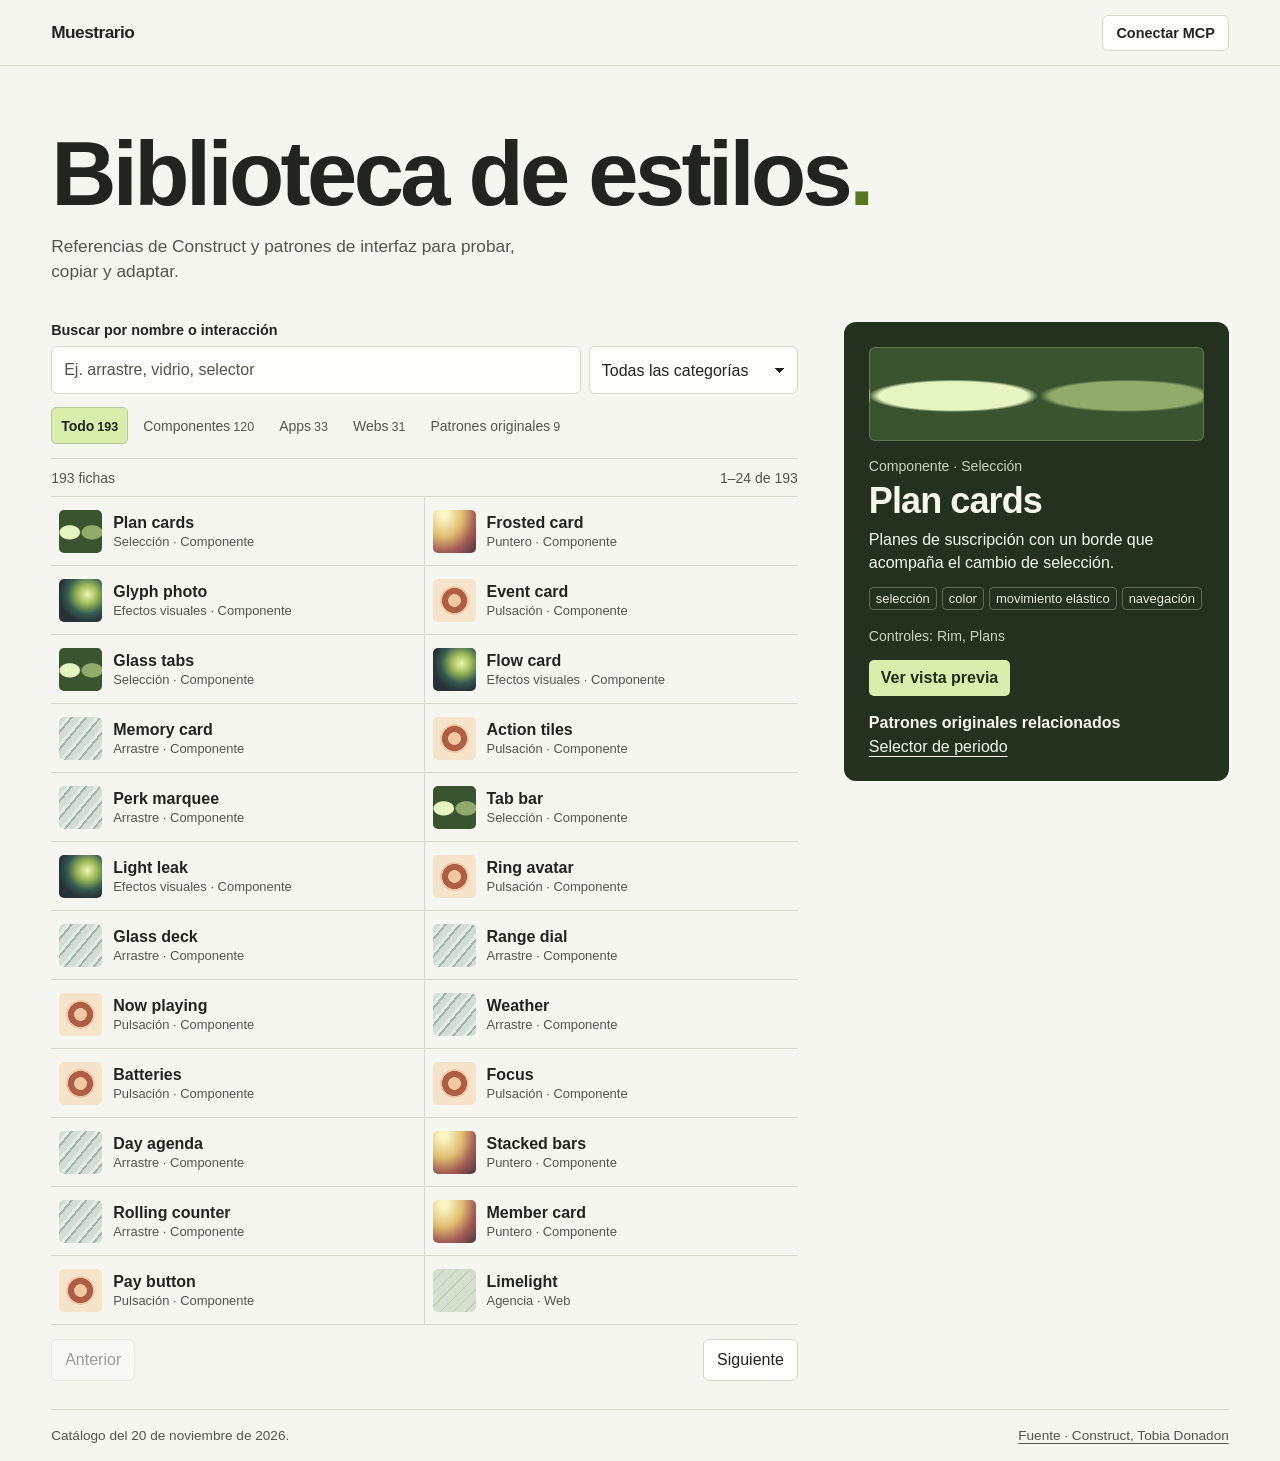
<file: index.html>
<!doctype html>
<html lang="es">
<head>
  <meta charset="utf-8">
  <meta name="viewport" content="width=device-width, initial-scale=1">
  <meta name="description" content="Referencias de interfaz de Construct y patrones originales consultables por MCP.">
  <title>Muestrario · Biblioteca de estilos</title>
  <style>:root {
  color-scheme: light;
  --paper: #f6f6f1;
  --ink: #22251f;
  --muted: #50574a;
  --line: #d5d9cb;
  --field: #fdfdf9;
  --lime: #d9edac;
  --dark: #24311f;
  --soft: #c8d3bb;
  --radius: 12px;
  --space: clamp(16px, 4vw, 52px);
  font-family: "Instrument Sans", "Helvetica Neue", Arial, sans-serif;
  color: var(--ink);
  background: var(--paper);
}

*, *::before, *::after { box-sizing: border-box; }
[hidden] { display: none !important; }
body { margin: 0; }
::selection { color: #182018; background: #c5e289; }
:focus-visible { outline: 3px solid #507524; outline-offset: 3px; }
button, input, select { font: inherit; color: inherit; }
button { cursor: pointer; }
button:disabled { opacity: .42; cursor: default; }
a { color: inherit; text-underline-offset: .22em; }
.wrap { max-width: 1480px; padding-inline: var(--space); margin-inline: auto; }

.top { border-bottom: 1px solid var(--line); }
.top__row { min-height: 65px; display: flex; align-items: center; justify-content: space-between; gap: 12px; }
.wordmark { font-size: 1.08rem; font-weight: 770; letter-spacing: -.03em; text-decoration: none; }
.connect { position: relative; }
.connect summary { display: block; cursor: pointer; background: var(--field); border: 1px solid var(--line); padding: 9px 13px; border-radius: 6px; font-size: .9rem; font-weight: 650; }
.connect summary::-webkit-details-marker { display: none; }
.connect[open] summary { background: var(--lime); }
.connect__content { position: absolute; z-index: 2; right: 0; top: calc(100% + 8px); width: min(385px, calc(100vw - 2 * var(--space))); background: var(--field); border: 1px solid var(--line); border-radius: var(--radius); padding: 20px; box-shadow: 0 13px 36px #1e311921; }
.connect__content h2 { margin: 0; font-size: 1.2rem; }
.connect__content p { margin: 10px 0; line-height: 1.45; }
.connect__example { padding: 10px; border-radius: 6px; background: #ebefdf; }
.plain-link { display: block; width: fit-content; margin-top: 10px; font-weight: 650; }

.intro { padding-block: clamp(29px, 5vw, 68px) clamp(20px, 3vw, 42px); }
h1 { margin: 0; text-wrap: balance; font-size: clamp(2.75rem, 7.2vw, 5.65rem); font-weight: 750; letter-spacing: -.04em; line-height: .98; }
h1 span { color: #557820; }
.intro p { max-width: 52ch; margin: 15px 0 0; color: var(--muted); font-size: 1.08rem; line-height: 1.45; }

.workspace { display: grid; grid-template-columns: minmax(0, 1fr) minmax(290px, 385px); gap: clamp(16px, 4vw, 46px); align-items: start; }
.filters form { margin: 0; }
.filters label { font-weight: 660; display: block; margin-bottom: 8px; font-size: .9rem; }
.search-row { display: grid; grid-template-columns: minmax(0, 1fr) minmax(150px, 28%); gap: 8px; }
.search-row input, .search-row select { width: 100%; min-height: 48px; min-width: 0; border: 1px solid var(--line); background: var(--field); border-radius: 6px; padding: 10px 12px; caret-color: #507524; }
.search-row input::placeholder { color: var(--muted); opacity: 1; }
.search-row select { appearance: none; padding-right: 29px; background: linear-gradient(45deg, transparent 50%, currentColor 50%) calc(100% - 18px) 50% / 5px 5px no-repeat, linear-gradient(135deg, currentColor 50%, transparent 50%) calc(100% - 13px) 50% / 5px 5px no-repeat, var(--field); }
.filters nav { display: flex; flex-wrap: wrap; gap: 5px; margin: 13px 0 14px; }
.type { border: 1px solid transparent; border-radius: 5px; background: transparent; padding: 7px 9px; min-height: 37px; font-size: .875rem; color: var(--muted); }
.type span { font-size: .78rem; font-variant-numeric: tabular-nums; margin-left: 3px; }
.type:hover { background: #e8ecdE; }
.type[aria-pressed="true"] { background: var(--lime); border-color: #b5cb9a; color: var(--ink); font-weight: 680; }

.result-header { min-height: 39px; display: flex; align-items: center; justify-content: space-between; gap: 8px; border-block: 1px solid var(--line); color: var(--muted); font-size: .875rem; font-variant-numeric: tabular-nums; }
.cards { display: grid; grid-template-columns: repeat(2, minmax(0, 1fr)); }
.card { display: grid; grid-template-columns: 43px minmax(0,1fr); align-items: center; gap: 11px; padding: 10px 8px; min-height: 69px; color: inherit; text-decoration: none; border-bottom: 1px solid var(--line); }
.card:nth-child(odd) { border-right: 1px solid var(--line); }
.card:only-of-type { border-right: 0; }
.card:hover { background: #ecf0e4; }
.card[aria-current="true"] { background: var(--lime); }
.card strong { display: block; font-size: 1rem; font-weight: 690; overflow-wrap: anywhere; }
.card small { color: var(--muted); display: block; font-size: .81rem; margin-top: 2px; }
.swatch { display: block; width: 43px; height: 43px; border-radius: 5px; background-color: #d5dfce; background-image: repeating-linear-gradient(135deg, transparent 0 8px, #8eab8255 8px 9px); }
.swatch[data-category="Drag"] { background: repeating-linear-gradient(130deg, #d3ddd6 0 6px, #e2ebe4 6px 9px, #9fb6a8 9px 11px); }
.swatch[data-category="Press"] { background: radial-gradient(circle, #f2c7a2 20%, #ae5e44 22% 40%, #eec6a4 42% 46%, #f6e4ca 48%); }
.swatch[data-category="Hover"] { background: radial-gradient(ellipse at 25% 10%, #faf6c4 8%, #e0bd70 41%, #a55e55 68%, #4b3441); }
.swatch[data-category="Select"] { background: radial-gradient(ellipse at 25% 52%, #e6f4c1 0 21%, transparent 24%), radial-gradient(ellipse at 77% 52%, #91ab6b 0 21%, transparent 24%), #3b5430; }
.swatch[data-category="Type"] { background: repeating-linear-gradient(0deg, #e2daea 0 5px, #75618d 6px 7px, #e2daea 8px 10px); }
.swatch[data-category="Scroll"] { background: repeating-linear-gradient(160deg, #234559 0 6px, #b7d4d0 6px 11px, #79a2a6 11px 15px); }
.swatch[data-category="Loading"] { background: conic-gradient(#93ad6b, #2a4c37, #e7e9b5, #93ad6b); }
.swatch[data-category="Shader"] { background: radial-gradient(ellipse at 66% 36%, #edf6b1, #a0bc59 24%, #355c50 50%, #283038 72%); }
.swatch img { display: block; width: 100%; height: 100%; object-fit: cover; border-radius: inherit; }
.empty { grid-column: 1 / -1; padding: 25px 6px; color: var(--muted); }
.pager { display: flex; justify-content: space-between; margin-top: 14px; }
.pager button { min-height: 42px; background: var(--field); border: 1px solid var(--line); border-radius: 6px; padding: 6px 13px; }

.inspector { position: sticky; top: 14px; background: var(--dark); color: #f4f9e9; border-radius: var(--radius); padding: clamp(16px, 2.5vw, 25px); min-width: 0; }
.inspector :focus-visible { outline-color: var(--lime); }
.inspector h2 { margin: 8px 0; font-size: clamp(1.65rem, 3vw, 2.25rem); line-height: 1.05; letter-spacing: -.025em; overflow-wrap: anywhere; }
.inspector h3 { margin: 18px 0 6px; font-size: 1rem; }
.inspector p { margin: 8px 0 13px; line-height: 1.45; }
.inspector .meta { color: var(--soft); font-size: .88rem; }
.inspector .detail-art { width: 100%; height: 94px; margin-block: 0 17px; border: 1px solid #ffffff30; border-radius: 6px; }
.inspector .detail-art:has(img) { height: auto; aspect-ratio: 2 / 1; }
.inspector .detail-art img { object-fit: cover; }
.inspector .tags { display: flex; flex-wrap: wrap; gap: 5px; padding: 0; margin: 10px 0 16px; list-style: none; }
.tags li { color: #e8eddf; border: 1px solid #a6b19475; border-radius: 4px; padding: 3px 6px; font-size: .81rem; }
.inspector .source { display: inline-block; color: #1d2d17; background: var(--lime); border-radius: 5px; padding: 9px 12px; font-weight: 670; text-decoration: none; }
.inspector .source:hover { background: #e7f4c7; }
.inspector .related { display: flex; flex-wrap: wrap; gap: 5px 12px; }
.inspector iframe { display: block; width: 100%; height: 216px; background: #eaf2e3; border-radius: 6px; border: 1px solid #a9bba3; }
.inspector details { border-top: 1px solid #67775f; margin-top: 14px; padding-top: 10px; }
.inspector summary { cursor: pointer; font-weight: 620; }
.inspector textarea { display: block; width: 100%; margin: 10px 0; min-height: 160px; padding: 10px; background: #182218; color: #fff; border: 1px solid #76856e; border-radius: 5px; resize: vertical; font: .79rem/1.45 monospace; }
.copy, .back { background: transparent; border: 1px solid #a6b194; border-radius: 5px; padding: 7px 10px; min-height: 42px; }
.copy:hover, .back:hover { background: #43593b; }
.back { display: none; margin-bottom: 13px; }
footer { display: flex; flex-wrap: wrap; justify-content: space-between; gap: 6px 20px; padding-block: 18px; margin-top: 28px; border-top: 1px solid var(--line); color: var(--muted); font-size: .85rem; }

@media (min-width: 880px) {
  .inspector { max-height: calc(100dvh - 28px); overflow-y: auto; scrollbar-color: #849775 var(--dark); }
}

@media (max-width: 879px) {
  .workspace { display: block; }
  .inspector { display: none; position: static; }
  .workspace[data-open="true"] .inspector { display: block; }
  .workspace[data-open="true"] .browser { display: none; }
  .workspace[data-open="true"] .back { display: inline-block; }
}

@media (max-width: 530px) {
  .search-row { grid-template-columns: 1fr; }
  .cards { grid-template-columns: 1fr; }
  .card:nth-child(odd) { border-right: 0; }
}
</style>
</head>
<body>
  <header class="top">
    <div class="wrap top__row">
      <a class="wordmark" href="#catalogo">Muestrario</a>
      <details class="connect" id="mcp">
        <summary>Conectar MCP</summary>
        <div class="connect__content">
          <h2>Biblioteca para la IA</h2>
          <p>El servidor local busca referencias, enlaza sus vistas previas y devuelve el código de los patrones originales. Requiere Node.js 22 o posterior.</p>
          <p class="connect__example">«Busca un patrón de confirmación para archivar notas. Compáralo con dos referencias y adapta el código al proyecto.»</p>
          <a class="plain-link" href="mcp-config.example.json">Ver configuración de ejemplo</a>
          <a class="plain-link" href="construct/mcp/index.html">Guía de conexión</a>
        </div>
      </details>
    </div>
  </header>

  <main class="wrap" id="catalogo">
    <div class="intro">
      <div>
        <h1>Biblioteca de estilos<span>.</span></h1>
        <p>Referencias de Construct y patrones de interfaz para probar, copiar y adaptar.</p>
      </div>
    </div>

    <div class="workspace" id="workspace">
      <section class="browser" aria-label="Buscar en la biblioteca">
        <div class="filters">
          <form id="filters" role="search">
            <label for="query">Buscar por nombre o interacción</label>
            <div class="search-row">
              <input id="query" type="search" maxlength="200" placeholder="Ej. arrastre, vidrio, selector">
              <select id="category" aria-label="Categoría"><option value="">Todas las categorías</option></select>
            </div>
          </form>
          <nav id="types" aria-label="Tipos de ficha"></nav>
        </div>

        <div class="result-header">
          <span id="result-count" role="status"></span>
          <span id="position"></span>
        </div>
        <div class="cards" id="results"></div>
        <div class="pager" hidden id="pager">
          <button type="button" id="previous">Anterior</button>
          <button type="button" id="next">Siguiente</button>
        </div>
      </section>

      <aside class="inspector" id="inspector" aria-label="Ficha seleccionada">
        <button class="back" type="button" id="back">Volver al catálogo</button>
        <div id="detail"></div>
      </aside>
    </div>

    <footer>
      <span>Catálogo del 20 de noviembre de 2026.</span>
      <a href="https://www.tobiadonadon.com/projects/construct/design" target="_blank" rel="noreferrer">Fuente · Construct, Tobia Donadon</a>
    </footer>
  </main>
  <noscript>Activa JavaScript para buscar y probar los patrones.</noscript>
  <script type="application/json" id="snapshot">{"source":"https://www.tobiadonadon.com/projects/construct/design","author":"Tobia Donadon","capturedAt":"2026-11-20","references":[{"id":"plan-cards","type":"component","name":"Plan cards","category":"Select","url":"https://www.tobiadonadon.com/projects/construct/design?block=plan-cards","free":false,"added":"2026-11-19","tags":["selección","color","movimiento elástico","navegación"],"summary":"Planes de suscripción con un borde que acompaña el cambio de selección.","description":"Plans on black. The chosen one wears a rim whose gradient turns slowly, with a tab on top. Choose another and the rim travels across with a spring while the tab and the small print change. The white pill thinks, then says you are in.","controls":["Rim","Plans"]},{"id":"frost-card","type":"component","name":"Frosted card","category":"Hover","url":"https://www.tobiadonadon.com/projects/construct/design?block=frost-card","free":false,"added":"2026-11-19","tags":["pulsación","puntero","vidrio","texto animado","luz","tarjetas"],"summary":"Tarjeta translúcida con inclinación bajo el puntero y revelado de cifras.","description":"A panel of hot, grainy light that never sits still, and a glass card floating over its corner. Point at it: the card leans your way and the glow slides the other. Click and the hidden digits roll open one by one. Left alone, it drifts.","controls":["Glow","Glass"]},{"id":"glyph-photo","type":"component","name":"Glyph photo","category":"Shader","url":"https://www.tobiadonadon.com/projects/construct/design?block=glyph-photo","free":false,"added":"2026-11-19","tags":["puntero","tipografía","fotografía"],"summary":"Fotografía convertida en caracteres con una lente que recupera la imagen.","description":"A photograph set in type: the bright parts are drawn as small characters over a blurred copy, re-read line by line. Your pointer is a lens that clears the type and shows the real picture. The eye opens it over everything.","controls":["Picture","Lens","Ink"]},{"id":"event-card","type":"component","name":"Event card","category":"Press","url":"https://www.tobiadonadon.com/projects/construct/design?block=event-card","free":false,"added":"2026-11-19","tags":["pulsación","fotografía","color","vidrio","transición de estado"],"summary":"Ficha de evento con inscripción reversible y cambio de estado en el botón.","description":"An event as one photograph that fades into its own colour. Press the white pill: it squeezes into a tick and opens again as glass that says Added, the chip's clock spins and its words roll to how long is left. Press again to undo.","controls":["Fades to","Plays itself"]},{"id":"glass-tabs","type":"component","name":"Glass tabs","category":"Select","url":"https://www.tobiadonadon.com/projects/construct/design?block=glass-tabs","free":false,"added":"2026-11-19","tags":["selección","vidrio","movimiento elástico","navegación"],"summary":"Barra de pestañas flotante con un indicador elástico y una acción separada.","description":"A floating glass tab bar: three tabs in one pill and a round key standing apart. The dark lozenge under the chosen tab stretches to the next one and lands with a wobble, the icon fills in amber, and the round key squeezes and listens.","controls":["Accent","Steps itself"]},{"id":"flow-card","type":"component","name":"Flow card","category":"Shader","url":"https://www.tobiadonadon.com/projects/construct/design?block=flow-card","free":false,"added":"2026-11-19","tags":["pulsación","puntero","color","tarjetas"],"summary":"Bandas de color que se separan ante el puntero y producen ondas al pulsar.","description":"A card filled with a slow river of blurred colour, deep blue through orange and amber, under a fine grain. The bands drift by themselves, open round your pointer, and a press sends one ring of shifted colour travelling out.","controls":["River","Speed"]},{"id":"memory-card","type":"component","name":"Memory card","category":"Drag","url":"https://www.tobiadonadon.com/projects/construct/design?block=memory-card","free":false,"added":"2026-11-19","tags":["arrastre","tipografía","fotografía","vidrio","luz","tarjetas"],"summary":"Pila de recuerdos para clasificar con un gesto hacia un lado u otro.","description":"A deck of memories. Each picture is a photograph set in type, melting into a warm frost with a date, a line and three glass keys. Drag right to keep, left to let go: the key you head for lights up and the next card rises. Left alone, it sorts itself.","controls":["Accent","Sorts itself"]},{"id":"action-tiles","type":"component","name":"Action tiles","category":"Press","url":"https://www.tobiadonadon.com/projects/construct/design?block=action-tiles","free":false,"added":"2026-11-19","tags":["pulsación","transición de estado"],"summary":"Acciones financieras con respuesta direccional y confirmación temporal.","description":"Request and Withdraw as two big dark tiles. Press one: it dips, its arrow shoots off along its own direction and a new one comes in from the opposite corner. A short line confirms the amount, then tucks away. Left alone, they take turns.","controls":["Amount","Corners"]},{"id":"perk-marquee","type":"component","name":"Perk marquee","category":"Drag","url":"https://www.tobiadonadon.com/projects/construct/design?block=perk-marquee","free":false,"added":"2026-11-19","tags":["arrastre","color","luz"],"summary":"Carrusel continuo de ventajas que se puede frenar y arrastrar.","description":"Bands of perk chips drifting across black and fading at the edges. The icon of the chip nearest the middle lights up with a halo of its own colour. Point and a band slows to read; grab it and throw it, and it ticks past chip by chip before it drifts again.","controls":["Bands","Drift"]},{"id":"tab-bar","type":"component","name":"Tab bar","category":"Select","url":"https://www.tobiadonadon.com/projects/construct/design?block=tab-bar","free":false,"added":"2026-11-19","tags":["selección","vidrio","movimiento elástico","navegación"],"summary":"Navegación móvil con iconos que cambian al seleccionar y avisos pendientes.","description":"The bottom of a phone: five tabs on dark glass with the page showing through. Choose one and its line icon fills and lands with a spring while the page behind slides away. A dot pops onto Inbox and clears when you open it. Arrow keys move.","controls":["Dot","Labels"]},{"id":"light-leak","type":"component","name":"Light leak","category":"Shader","url":"https://www.tobiadonadon.com/projects/construct/design?block=light-leak","free":false,"added":"2026-11-19","tags":["pulsación","puntero","color","luz"],"summary":"Prisma luminoso que desvía el color al mover el puntero.","description":"A light on black: a thin white beam lands in a white-hot bloom and leaves as a spectrum that fans apart the farther it goes. It breathes. Bring the pointer in and the colours lean toward it, like turning a prism. Press and it flares.","controls":["Light","Spread","Speed"]},{"id":"ring-avatar","type":"component","name":"Ring avatar","category":"Press","url":"https://www.tobiadonadon.com/projects/construct/design?block=ring-avatar","free":false,"added":"2026-11-19","tags":["pulsación","carga","color","luz"],"summary":"Indicador de novedad alrededor de un avatar con estados de carga y visto.","description":"A face in a rounded square inside a spectral ring that turns slowly: something is new. Press it: the ring breaks into dashes and spins like a loader, then closes grey, seen. A moment later the colours light again. Left alone, it opens itself.","controls":["Shape","Size","Turn"]},{"id":"glass-deck","type":"component","name":"Glass deck","category":"Drag","url":"https://www.tobiadonadon.com/projects/construct/design?block=glass-deck","free":false,"added":"2026-10-31","tags":["arrastre","pulsación","color","vidrio","tarjetas"],"summary":"Clasificación de tarjetas translúcidas con arrastre y respuesta al umbral.","description":"Glass cards to sort with a flick. Clouds of deep colour drift inside each one, bending at the rim like real glass. Drag the top card: it clicks as it crosses the line and whooshes when thrown. Left alone, it sorts itself.","controls":["Palette","Throw"]},{"id":"range-dial","type":"component","name":"Range dial","category":"Drag","url":"https://www.tobiadonadon.com/projects/construct/design?block=range-dial","free":false,"added":"2026-10-23","tags":["arrastre","desplazamiento","luz"],"summary":"Termostato circular ajustable con arrastre, rueda y teclado.","description":"A thermostat dial: a white disc ringed with fine ticks that darken up to the setpoint, a hand that glows orange while heating and blue while cooling, the number huge in the middle. Drag, scroll or use the arrows; each step ticks. Left alone, it turns itself.","controls":["Unit"]},{"id":"now-playing","type":"component","name":"Now playing","category":"Press","url":"https://www.tobiadonadon.com/projects/construct/design?block=now-playing","free":false,"added":"2026-11-18","tags":["arrastre","desplazamiento","fotografía","movimiento elástico","tarjetas"],"summary":"Reproductor musical con vinilo animado y control de posición.","description":"A record player with no card: a photographed sleeve, the record, the controls. Play and the record slides out and turns; drag the scrubber and it spins with your hand. Skip throws the sleeve aside and springs the next one in. Left alone, it plays itself.","controls":["Accent"]},{"id":"weather","type":"component","name":"Weather","category":"Drag","url":"https://www.tobiadonadon.com/projects/construct/design?block=weather","free":false,"added":"2026-11-18","tags":["arrastre","pulsación","fotografía","texto animado"],"summary":"Previsión por horas con cinta desplazable y fondo según la hora.","description":"A day of weather on a tape. Drag or fling it: the hours slide under the needle with momentum and tick, and the sky behind is a real photograph for the hour you land on, from stars to rain to the blue hour. The temperature rolls like a counter.","controls":["City","Unit"]},{"id":"batteries","type":"component","name":"Batteries","category":"Press","url":"https://www.tobiadonadon.com/projects/construct/design?block=batteries","free":false,"added":"2026-11-18","tags":["pulsación","puntero","texto animado"],"summary":"Nivel de batería representado con líquido que sube durante la carga.","description":"Three cells of liquid: phone, watch, buds. Press one to put it on the charger: the liquid takes the jolt, turns green and climbs while the number counts up. Sweep the pointer across and it sloshes with your speed. Charges itself when idle.","controls":["Charging","Speed"]},{"id":"focus-mode","type":"component","name":"Focus","category":"Press","url":"https://www.tobiadonadon.com/projects/construct/design?block=focus-mode","free":false,"added":"2026-10-31","tags":["pulsación","luz"],"summary":"Interruptor de concentración con cambios de iluminación y estado.","description":"A dark, grained Focus widget with a moon and a switch. Turn it on and moonlight rises in the corner, breathing and drifting; the moon lights up from inside, the words roll from Off to On, with a soft two-step click. Left alone, it flips by itself.","controls":["Light","Second light"]},{"id":"agenda","type":"component","name":"Day agenda","category":"Drag","url":"https://www.tobiadonadon.com/projects/construct/design?block=agenda","free":false,"added":"2026-11-18","tags":["arrastre","movimiento elástico"],"summary":"Selector horario con inercia y ajuste a intervalos de quince minutos.","description":"The day as a drum of hours under a fixed needle. Drag to wind it; throw it and it keeps your speed, ticks past the quarter hours and springs onto one. The needle leans with the speed. Whatever is under it reads out large: the time, the event, how long is left.","controls":["Clock","Needle"]},{"id":"stacked-bars","type":"component","name":"Stacked bars","category":"Hover","url":"https://www.tobiadonadon.com/projects/construct/design?block=stacked-bars","free":false,"added":"2026-10-23","tags":["puntero","luz"],"summary":"Gráfico apilado con énfasis por fecha y aislamiento por serie.","description":"A week of traffic as a widget: the total huge, seven bars stacked by source in quiet greys, today's in full tone. Point at a day and it lights up with a tick while the number becomes that day's; point at a source to isolate it. Left alone, it walks the week.","controls":["Colour"]},{"id":"rolling-counter","type":"component","name":"Rolling counter","category":"Drag","url":"https://www.tobiadonadon.com/projects/construct/design?block=rolling-counter","free":false,"added":"2026-10-23","tags":["arrastre","desplazamiento","pulsación","texto animado"],"summary":"Contador de pasos con dígitos rodantes y progreso hacia un objetivo.","description":"A step-count widget: the day's steps huge, the goal share under it, an ink line that fills toward the goal, a small streak flame. Drag, scroll or flick the number and each digit rolls on its own reel, clicking like an odometer. Left alone, it counts itself up.","controls":["Start"]},{"id":"member-card","type":"component","name":"Member card","category":"Hover","url":"https://www.tobiadonadon.com/projects/construct/design?block=member-card","free":false,"added":"2026-10-23","tags":["puntero","color","efecto 3D","tarjetas"],"summary":"Tarjeta de membresía con relieve y reflejos que siguen el puntero.","description":"A titanium-like membership card that turns toward your pointer: fine brushed grain, a holographic foil that slides through violet, sky, mint and coral with the tilt, an iridescent edge and chip. Left alone, it drifts in a slow figure-eight.","controls":["Finish","Light"]},{"id":"pay-button","type":"component","name":"Pay button","category":"Press","url":"https://www.tobiadonadon.com/projects/construct/design?block=pay-button","free":false,"added":"2026-10-23","tags":["pulsación","luz","sonido","transición de estado"],"summary":"Botón de pago que pasa por espera y confirmación dentro del mismo espacio.","description":"A black checkout pill. Press it: it gives with a soft click, a white ring spins, closes into a check, and the button fills green from the centre with a shine, a glow and a two-note chime. It resets, and presses itself (silently) when idle.","controls":["Amount","Paid"]},{"id":"limelight","type":"website","name":"Limelight","category":"Agency","url":"https://www.tobiadonadon.com/projects/construct/design?block=limelight","free":false,"added":"2026-11-19","tags":["pulsación","puntero","fotografía","color","luz"],"poster":"https://www.tobiadonadon.com/design/websites/limelight/poster.webp","description":"A brand studio's first screen: a woman stands as a black silhouette over a giant SPOTTED on a yellow halftone. A soft light wanders over her and shows the colour photograph inside the black. The pointer is a torch; press for a studio flash.","controls":["Ground","Word","Light"]},{"id":"swipe-deck","type":"component","name":"Swipe deck","category":"Drag","url":"https://www.tobiadonadon.com/projects/construct/design?block=swipe-deck","free":false,"added":"2026-10-23","tags":["arrastre","movimiento elástico","efecto 3D","tarjetas"],"summary":"Pila de tarjetas para elegir o descartar con umbral y retorno.","description":"Five app ideas to sort. Drag the top card and it tilts with your hand while a Keep or Skip stamp fades in; throw it off with a swish, or let go and it springs back. The card behind rises to meet you. Out of cards? Shuffle again.","controls":["Palette","Throw"]},{"id":"sora","type":"website","name":"Sora","category":"Finance","url":"https://www.tobiadonadon.com/projects/construct/design?block=sora","free":false,"added":"2026-11-19","tags":["puntero","movimiento elástico","efecto 3D","formularios","tarjetas"],"poster":"https://www.tobiadonadon.com/design/websites/sora/poster.webp","description":"A travel-money card over a 3D field of enamel tiles rolling in red swells. Every few seconds it hops, flips and lands on a spring, a bouncy ring of tiles pops out under it and the receipt rolls to the next city. The pointer tilts the card.","controls":["Enamel","Waves","Button"]},{"id":"ora-call","type":"website","name":"Ora","category":"AI","url":"https://www.tobiadonadon.com/projects/construct/design?block=ora-call","free":false,"added":"2026-11-19","tags":["selección","tipografía","vidrio"],"poster":"https://www.tobiadonadon.com/design/websites/ora-call/poster.webp","description":"An AI receptionist's first screen on electric blue. A glossy red-orange marbled glass ball drifts across the white headline like a lens: the words swell and split into a faint rainbow inside it. Hear it answer: a ring, a pick-up, a greeting.","controls":["Blue","Italic","Drift"]},{"id":"leo","type":"website","name":"Leo","category":"Portfolio","url":"https://www.tobiadonadon.com/projects/construct/design?block=leo","free":false,"added":"2026-11-19","tags":["pulsación","puntero","fotografía"],"poster":"https://www.tobiadonadon.com/design/websites/leo/poster.webp","description":"A film photographer's first screen: his name huge in red, Leo in front of it in black and white. He turns his head to follow your pointer and glances around on his own; his prints shuffle at the bottom right. Press one to bring it up.","controls":["Name","Button"]},{"id":"alpina","type":"website","name":"Alpina","category":"Travel","url":"https://www.tobiadonadon.com/projects/construct/design?block=alpina","free":false,"added":"2026-11-19","tags":["puntero","selección"],"poster":"https://www.tobiadonadon.com/design/websites/alpina/poster.webp","description":"A night train's first screen: a stone viaduct over an Alpine gorge at sunrise. The red train really runs across it, car by car, into the trees; mist rolls through the valley and the planes part under the pointer. Pick a date, the fare updates.","controls":["Train","Accent","Button"]},{"id":"hana","type":"website","name":"Hana","category":"Portfolio","url":"https://www.tobiadonadon.com/projects/construct/design?block=hana","free":false,"added":"2026-11-19","tags":["puntero","fotografía","vidrio","transición de estado"],"poster":"https://www.tobiadonadon.com/design/websites/hana/poster.webp","description":"A speaker's first screen: a portrait on mint paper behind a tall panel of real reeded glass. Each flute refracts her into strips with a soft blur and highlights; the panel glides across her on its own and follows the pointer. Book a talk confirms.","controls":["Flutes","Glide","Button"]},{"id":"petal","type":"website","name":"Petal","category":"Commerce","url":"https://www.tobiadonadon.com/projects/construct/design?block=petal","free":false,"added":"2026-11-19","tags":[],"poster":"https://www.tobiadonadon.com/design/websites/petal/poster.webp","description":"A skincare brand's first screen: a freckled face half hidden behind peonies in low sun. The peonies are their own plane and sway in a slow breeze, warm light sweeps across, petals drift past the lens and \"spring.\" writes itself on. Add to bag works.","controls":["Word","Accent","Breeze"]},{"id":"aerie","type":"website","name":"Aerie","category":"Studio","url":"https://www.tobiadonadon.com/projects/construct/design?block=aerie","free":false,"added":"2026-11-19","tags":["puntero","sonido"],"poster":"https://www.tobiadonadon.com/design/websites/aerie/poster.webp","description":"A game's first screen: a painted monastery city on floating rock at golden hour, and the camera never stops flying into it. Bell towers pass the lens, islets come out of the haze. The pointer steers; the button sounds a horn and the flight surges.","controls":["Flight","Accent","Button"]},{"id":"halcyon","type":"website","name":"Halcyon","category":"AI","url":"https://www.tobiadonadon.com/projects/construct/design?block=halcyon","free":false,"added":"2026-11-19","tags":["puntero","tipografía","efecto 3D","luz"],"poster":"https://www.tobiadonadon.com/design/websites/halcyon/poster.webp","description":"A city in orbit with an AI guide: a garden city on a viaduct above the clouds at sunrise. Small craft fly through it at real depth, behind the towers and in front, with glowing trails. The view leans with the pointer and Juno types hello.","controls":["Traffic","Trails","Button"]},{"id":"prism","type":"app","name":"Prism","category":"Productivity","url":"https://www.tobiadonadon.com/projects/construct/design?block=prism","free":false,"added":"2026-11-19","tags":["arrastre","selección","fotografía","color","vidrio","luz","precios"],"poster":"https://www.tobiadonadon.com/design/apps/prism/poster.webp","description":"A paywall in the dark: a glass prism photograph melts into black while a live light breathes over it and leans to your finger. Perks drift past in a band you can throw, and the chosen plan wears a slowly turning gradient rim that travels when you switch.","controls":["Rim","Opens on"]},{"id":"album-stack","type":"component","name":"Album stack","category":"Drag","url":"https://www.tobiadonadon.com/projects/construct/design?block=album-stack","free":false,"added":"2026-10-23","tags":["arrastre","pulsación","movimiento elástico"],"summary":"Pila de portadas que se reordena con un gesto y revela el disco al reproducir.","description":"A pile of record sleeves. Throw the front one either way and it swings out and tucks in at the back while the rest step up; let go short and it springs home. Press play and the record slides out of its sleeve and spins.","controls":["Palette","Throw"]},{"id":"dot-globe","type":"component","name":"Dot globe","category":"Drag","url":"https://www.tobiadonadon.com/projects/construct/design?block=dot-globe","free":false,"added":"2026-10-23","tags":["arrastre","vidrio","luz"],"summary":"Globo de puntos con rotación, inercia y saltos angulares.","description":"The world in dots on a ball of dark glass: cold white in the light, cobalt on the night side, the far continents showing through. Throw it: the dots smear into streaks, it ticks past a detent every 15°, the axis nods and bobs back. Alone, it throws itself.","controls":["Accent","Drift","Routes"]},{"id":"recall","type":"app","name":"Recall","category":"Productivity","url":"https://www.tobiadonadon.com/projects/construct/design?block=recall","free":false,"added":"2026-11-19","tags":["arrastre","selección","tipografía","fotografía","vidrio","texto animado","tarjetas","navegación"],"poster":"https://www.tobiadonadon.com/design/apps/recall/poster.webp","description":"A voice journal hands your day back as cards. Each picture is a photograph set in type, read line by line. Drag a card right to keep it, left to let it go; the next rises, the counters roll, and a glass bar of tabs slides underneath.","controls":["Accent","Plays itself"]},{"id":"eye-follow","type":"component","name":"Eyes","category":"Hover","url":"https://www.tobiadonadon.com/projects/construct/design?block=eye-follow","free":false,"added":"2026-10-23","tags":["pulsación","puntero"],"summary":"Figura cuyas pupilas siguen el puntero y reaccionan a su velocidad.","description":"A vinyl creature with two eye domes that watches your pointer anywhere on the page. Rush past and it winces; circle it and it gets dizzy, spirals for eyes. Press it flat, let go and it jumps and lands like jelly. Left alone, a fly lands on its nose.","controls":["Skin","Top"]},{"id":"ember","type":"app","name":"Ember","category":"Finance","url":"https://www.tobiadonadon.com/projects/construct/design?block=ember","free":false,"added":"2026-11-19","tags":["pulsación","vidrio","texto animado","luz","tarjetas"],"poster":"https://www.tobiadonadon.com/design/apps/ember/poster.webp","description":"A payout wallet in black with one point of light: a panel of hot, grainy glow that drifts, and a frosted glass card over its corner. Tap the card and its digits roll open. Press a tile and its arrow flies. Left alone, it plays itself.","controls":["Glow","Glass"]},{"id":"gather","type":"app","name":"Gather","category":"Social","url":"https://www.tobiadonadon.com/projects/construct/design?block=gather","free":false,"added":"2026-11-19","tags":["fotografía","color","movimiento elástico","tarjetas"],"poster":"https://www.tobiadonadon.com/design/apps/gather/poster.webp","description":"Today's feed for small local circles. A photograph fades into its own colour above a white pill that squeezes into a tick; two cards run with slow rivers of blurred colour; the feed coasts and rubber-bands; a red dot lands on Inbox. It plays itself.","controls":["River","Photo fades to"]},{"id":"lump","type":"app","name":"Lump","category":"Finance","url":"https://www.tobiadonadon.com/projects/construct/design?block=lump","free":false,"added":"2026-11-18","tags":["arrastre","pulsación"],"poster":"https://www.tobiadonadon.com/design/apps/lump/poster.webp","description":"Send or get paid on one screen. The amount is the right edge, turned 90°: drag it like a thumbwheel. Who is a jelly blob with a monogram. Press the white disc and the blob swells into the whole screen, the amount swings flat and a black bubble says it landed.","controls":["Colour","Amount"]},{"id":"vane","type":"app","name":"Vane","category":"Travel","url":"https://www.tobiadonadon.com/projects/construct/design?block=vane","free":false,"added":"2026-11-18","tags":["arrastre","color","luz"],"poster":"https://www.tobiadonadon.com/design/apps/vane/poster.webp","description":"Weather read as light: the whole screen is one aura whose colours are the conditions. Drag the sun round a 24-hour ring and the glow, the dot-matrix temperature, UV, rain, wind and air all follow; flick the wind vane, wipe the air clean.","controls":["Units","Starts at"]},{"id":"forge","type":"website","name":"Forge","category":"AI","url":"https://www.tobiadonadon.com/projects/construct/design?block=forge","free":false,"added":"2026-11-17","tags":["tipografía"],"poster":"https://www.tobiadonadon.com/design/websites/forge/poster.webp","description":"An AI coding agent launch on white: the repo lies on a floor running to the horizon, and every line the agent writes is typed white-hot and cools to ink as it recedes. A run console walks read, fix, test, ship.","controls":["First task","Floor speed","Button"]},{"id":"halo","type":"app","name":"Halo","category":"Productivity","url":"https://www.tobiadonadon.com/projects/construct/design?block=halo","free":false,"added":"2026-11-18","tags":["vidrio","tarjetas"],"poster":"https://www.tobiadonadon.com/design/apps/halo/poster.webp","description":"An assistant's home screen as a wheel of glass marbles, each with its own aura. Turn it and it spins with inertia; the marble that lands on top opens into a card with dot-matrix figures. Hold the pill to speak and its dot meter follows your voice.","controls":["Pill"]},{"id":"knead","type":"app","name":"Knead","category":"Finance","url":"https://www.tobiadonadon.com/projects/construct/design?block=knead","free":false,"added":"2026-11-18","tags":["arrastre","pulsación"],"poster":"https://www.tobiadonadon.com/design/apps/knead/poster.webp","description":"A month's budget you build by hand. Each pot is a piece of dough, as big as what is in it: drag one onto the dotted canvas and it fuses with the rest, a seam between kinds. Tap to feed or thin it. The total and the split roll; the tick sets the plan.","controls":["Needs","Income"]},{"id":"torus","type":"app","name":"Torus","category":"Health","url":"https://www.tobiadonadon.com/projects/construct/design?block=torus","free":false,"added":"2026-11-18","tags":["arrastre","desplazamiento","pulsación","luz","tarjetas"],"poster":"https://www.tobiadonadon.com/design/apps/torus/poster.webp","description":"A smart ring's morning read as a deck of aura cards, each a glow with one figure in dots. Flick the pile, fan it into a hand and spin it, tap a card and its aura fills the screen while a tick ring lets you scrub the night.","controls":["Cards","Grain"]},{"id":"kin","type":"website","name":"Kin","category":"Health","url":"https://www.tobiadonadon.com/projects/construct/design?block=kin","free":false,"added":"2026-11-17","tags":["desplazamiento","puntero","vidrio","luz"],"poster":"https://www.tobiadonadon.com/design/websites/kin/poster.webp","description":"A blood-testing clinic hero: one tube of blood lies across a dark screen and a cold beam reads along it. Move the pointer along the tube to scrub all 112 biomarkers; each reading rides the light, with a glassy tick per marker.","controls":["Button","Sound"]},{"id":"particle-word","type":"component","name":"Particles","category":"Hover","url":"https://www.tobiadonadon.com/projects/construct/design?block=particle-word","free":false,"added":"2026-10-23","tags":["pulsación"],"summary":"Texto construido con partículas que se dispersan y vuelven a formar letras.","description":"A word made of particles. Run through it and they part; click and it explodes and rebuilds. Left alone, it bursts and its particles pull back together as the next word.","controls":["Colour","Word"]},{"id":"alba","type":"app","name":"Alba","category":"Home","url":"https://www.tobiadonadon.com/projects/construct/design?block=alba","free":false,"added":"2026-11-18","tags":["luz"],"poster":"https://www.tobiadonadon.com/design/apps/alba/poster.webp","description":"An alarm set by its light. The time stands in huge dots beside a wheel of the day; turn it and the glow shifts from night indigo to a hot morning coral, then the time lands dot by dot. A switch, the days, and a wind-down you can start.","controls":["Morning light","Wind-down"]},{"id":"nightshift","type":"website","name":"Nightshift","category":"AI","url":"https://www.tobiadonadon.com/projects/construct/design?block=nightshift","free":false,"added":"2026-11-18","tags":["arrastre","desplazamiento","pulsación","formularios"],"poster":"https://www.tobiadonadon.com/design/websites/nightshift/poster.webp","description":"AI teammates for founders, shown as the company at night: one floor per agent, lit while it works, the task typing beside it as a clock runs 23:00 to dawn. Hand an agent a task or click a floor; drag the night's score to scrub it.","controls":["Opens at","Night length","Button"]},{"id":"nova","type":"website","name":"Nova","category":"AI","url":"https://www.tobiadonadon.com/projects/construct/design?block=nova","free":false,"added":"2026-11-18","tags":["pulsación","tipografía"],"poster":"https://www.tobiadonadon.com/design/websites/nova/poster.webp","description":"An image and video model's launch where the whole first screen is the picture being made: it resolves from noise step by step behind a calm headline and a real prompt bar. Click for another take, or type your own; snow and rain drift near the lens.","controls":["First shot","Steps","Button"]},{"id":"vault","type":"website","name":"Vault","category":"Finance","url":"https://www.tobiadonadon.com/projects/construct/design?block=vault","free":false,"added":"2026-11-18","tags":["vidrio","luz","precios"],"poster":"https://www.tobiadonadon.com/design/websites/vault/poster.webp","description":"A trading platform where the market is a landscape at blue hour: the live price is the crest of a ridge over still water, and the sun sits on the last trade, lighting the haze and the glass order ticket that rides it. Crosshair, markets, fills.","controls":["Market","Light"]},{"id":"wren","type":"app","name":"Wren","category":"Productivity","url":"https://www.tobiadonadon.com/projects/construct/design?block=wren","free":false,"added":"2026-11-18","tags":["tarjetas"],"poster":"https://www.tobiadonadon.com/design/apps/wren/poster.webp","description":"An AI assistant at work: a drop of black ferrofluid bristles into spikes while you hold to talk, swirls as the task ticks off step by step, swells as the answer streams in, then tightens into a tick and the answer becomes a card you keep.","controls":["Live colour","Pace"]},{"id":"phone-island","type":"component","name":"Island","category":"Press","url":"https://www.tobiadonadon.com/projects/construct/design?block=phone-island","free":false,"added":"2026-10-23","tags":["pulsación"],"summary":"Indicador compacto que se expande para mostrar una actividad.","description":"The pill at the top of a phone. Press it to open the live activity.","controls":["Activity","Wallpaper"]},{"id":"bottom-sheet","type":"component","name":"Bottom sheet","category":"Drag","url":"https://www.tobiadonadon.com/projects/construct/design?block=bottom-sheet","free":false,"added":"2026-11-18","tags":["arrastre","movimiento elástico"],"summary":"Panel inferior con tres alturas y ajuste según la distancia y velocidad del gesto.","description":"The lower half of a phone and one sheet with three heights. Drag or flick it: it rubber-bands past the ends, a flick always carries it to the next height and it lands with weight. The grabber bends into a chevron pointing the way it flies.","controls":["Accent","Start"]},{"id":"brasa","type":"app","name":"Brasa","category":"Home","url":"https://www.tobiadonadon.com/projects/construct/design?block=brasa","free":false,"added":"2026-11-18","tags":["arrastre","pulsación","color","precios"],"poster":"https://www.tobiadonadon.com/design/apps/brasa/poster.webp","description":"A one-brand shop's product page: an enamelled pot lit in a room of its own colour. Swipe the pot to turn in the next colour, drag the ruler and it grows while the price rolls, add it and a small pot arcs into the bag, then press and hold to pay.","controls":["Colour","Size"]},{"id":"ciao","type":"website","name":"Ciao","category":"Portfolio","url":"https://www.tobiadonadon.com/projects/construct/design?block=ciao","free":false,"added":"2026-11-18","tags":["pulsación","tipografía","efecto 3D"],"poster":"https://www.tobiadonadon.com/design/websites/ciao/poster.webp","description":"A designer-founder's personal site as a surreal collage: a lemon moon over pink grass, a gondola in a red sky, a giant moka pot. It all drifts and parts in depth; click an object and the three-line headline rolls to that part of him.","controls":["Opens on","Sky","Tour"]},{"id":"pitch","type":"website","name":"Pitch","category":"AI","url":"https://www.tobiadonadon.com/projects/construct/design?block=pitch","free":false,"added":"2026-11-18","tags":["arrastre","desplazamiento","luz"],"poster":"https://www.tobiadonadon.com/design/websites/pitch/poster.webp","description":"A sales-call coach for founders: the call runs through a dark office as a wall of light, the buyer's mood with the transcript written on it. The room warms pink as she leans in; moments get flagged, the coach whispers. Drag the line to scrub.","controls":["Warm buyer","Call speed","Button"]},{"id":"notch-slider","type":"component","name":"Notch slider","category":"Drag","url":"https://www.tobiadonadon.com/projects/construct/design?block=notch-slider","free":false,"added":"2026-11-17","tags":["arrastre","pulsación","texto animado","luz"],"summary":"Deslizador con marcas, puntos de atracción y cifra animada.","description":"A range you can feel. Ticks light and get plucked as the needle passes, harder the faster you drag; named values are magnetic and hold the needle until you pull free with a click. The value rolls like an odometer. Left alone, it glides by itself.","controls":["Tone","Magnet"]},{"id":"onboard","type":"app","name":"Onboard","category":"Productivity","url":"https://www.tobiadonadon.com/projects/construct/design?block=onboard","free":false,"added":"2026-11-17","tags":["arrastre","selección","color","precios"],"poster":"https://www.tobiadonadon.com/design/apps/onboard/poster.webp","description":"A planner's first run: three value pages shot on paper the colour of the page, so the ground blends as you swipe, then a paywall with a plan picker and a free-trial switch that folds the trial timeline and re-labels the one black button.","controls":["Opens on","Currency"]},{"id":"envelope","type":"component","name":"Envelope","category":"Hover","url":"https://www.tobiadonadon.com/projects/construct/design?block=envelope","free":false,"added":"2026-10-23","tags":["pulsación","puntero","selección","movimiento elástico","efecto 3D","sonido","tarjetas","navegación"],"summary":"Sobre que se abre para revelar una tarjeta con ratón, tacto o teclado.","description":"A matte envelope with a card inside. Point at it: the flap folds back in 3D, showing its lining, and the card rises out with a small overshoot and a soft paper sound. Left alone it opens and closes by itself. Tap on a phone; Tab on a keyboard.","controls":["Envelope","Letter"]},{"id":"dozen","type":"website","name":"Dozen","category":"Agency","url":"https://www.tobiadonadon.com/projects/construct/design?block=dozen","free":false,"added":"2026-11-18","tags":["puntero","fotografía","color"],"poster":"https://www.tobiadonadon.com/design/websites/dozen/poster.webp","description":"A six-week accelerator as a poster wall on black. Eight colour blocks slide and re-stack to say its three acts (ship, sell, pitch); one word is cut from a demo-day photo. Stat tiles switch the act, founders stand out of their tiles, the pointer shoves blocks.","controls":["Act","Button"]},{"id":"gassa","type":"website","name":"Gassa","category":"Commerce","url":"https://www.tobiadonadon.com/projects/construct/design?block=gassa","free":false,"added":"2026-11-18","tags":["selección","fotografía","color"],"poster":"https://www.tobiadonadon.com/design/websites/gassa/poster.webp","description":"An Italian soda shop set as a split-flap poster board: flat colour tiles, the can, slanted bars, photos cropped hard. Tiles flap and trade places on a rhythm; pick a flavour and the whole board flaps over to its palette. Push the bars; add to bag works.","controls":["Flavour","Button"]},{"id":"quanta","type":"website","name":"Quanta","category":"AI","url":"https://www.tobiadonadon.com/projects/construct/design?block=quanta","free":true,"added":"2026-11-18","tags":[],"poster":"https://www.tobiadonadon.com/design/websites/quanta/poster.webp","description":"A fast reasoning model's launch on a cobalt stage: a ring of 10,000 particles orbits the live console, razor-thin on the horizon and out of focus past the lens. Real prompts are answered at speed while a typical model is still writing.","controls":["Stage","Live colour","Speed"]},{"id":"till","type":"app","name":"Till","category":"Finance","url":"https://www.tobiadonadon.com/projects/construct/design?block=till","free":false,"added":"2026-11-18","tags":["vidrio","luz"],"poster":"https://www.tobiadonadon.com/design/apps/till/poster.webp","description":"A founder's month as a tank of glass marbles, one per payment. Sales drop in live and the revenue rolls up; stir the pile with a finger; MRR, New and Churn are lenses that light the marbles they mean; roll the marble handle to send the payout.","controls":["Team marbles","Goal"]},{"id":"dash","type":"app","name":"Dash","category":"Food","url":"https://www.tobiadonadon.com/projects/construct/design?block=dash","free":false,"added":"2026-11-18","tags":["arrastre","pulsación","efecto 3D","tarjetas"],"poster":"https://www.tobiadonadon.com/design/apps/dash/poster.webp","description":"A delivery followed on a clay diorama: the courier rides the model's road while minutes and metres roll down and clouds drift over. Drag to tilt it with real depth, tap the shop or your door for a card, send a quick reply that flies to the courier.","controls":["Courier"]},{"id":"data-table","type":"component","name":"Data table","category":"Select","url":"https://www.tobiadonadon.com/projects/construct/design?block=data-table","free":false,"added":"2026-11-18","tags":["pulsación","selección","movimiento elástico","datos"],"summary":"Tabla ordenable en la que se animan las filas y sus barras de escala.","description":"A table that is its own bar chart. Press a column and it re-ranks in front of you: climbing rows are picked up, cross the falling ones and land with a bounce while every bar springs to its new length. Left alone, it sorts itself.","controls":["Leader"]},{"id":"drift","type":"app","name":"Drift","category":"Health","url":"https://www.tobiadonadon.com/projects/construct/design?block=drift","free":false,"added":"2026-11-18","tags":["arrastre","desplazamiento","pulsación","luz"],"poster":"https://www.tobiadonadon.com/design/apps/drift/poster.webp","description":"Last night as a landscape painted in code: the ridge is your sleep, deep sleep the valleys where water lies. Drag the land to scrub the night under a moving moon, tap a stage to light it and fly there, or squeeze the whole night into one screen.","controls":["Dawn","Score"]},{"id":"lumen","type":"website","name":"Lumen","category":"Finance","url":"https://www.tobiadonadon.com/projects/construct/design?block=lumen","free":false,"added":"2026-11-18","tags":["puntero","vidrio","efecto 3D","luz","tarjetas"],"poster":"https://www.tobiadonadon.com/design/websites/lumen/poster.webp","description":"A business account for founders: a smoked-glass company card floats over a sunlit desk, tilts to your pointer and shows the light through it. Each payment ripples through the glass, matches its receipt, and moves burn, limits and runway.","controls":["Glass","Name"]},{"id":"tooltip-follow","type":"component","name":"Tooltip follow","category":"Hover","url":"https://www.tobiadonadon.com/projects/construct/design?block=tooltip-follow","free":false,"added":"2026-11-18","tags":["movimiento elástico"],"summary":"Ayuda contextual compartida que se desplaza entre controles.","description":"A floating format bar with one tooltip that travels. It waits before it first appears, then slides from button to button, stretching with its speed while its width springs to the new label and its arrow trails behind. Each button plays its own note.","controls":["Tooltip","Selection","First wait"]},{"id":"breathe","type":"app","name":"Breathe","category":"Health","url":"https://www.tobiadonadon.com/projects/construct/design?block=breathe","free":false,"added":"2026-11-17","tags":["pulsación","luz"],"poster":"https://www.tobiadonadon.com/design/apps/breathe/poster.webp","description":"A guided breathing session: one soft shape fills, holds and empties with the breath, cooling in and warming out, inside a ring that lights as the session passes. A rhythm strip rolls under a playhead that pulses and clicks every second.","controls":["Pattern","In-breath"]},{"id":"check-list","type":"component","name":"Check list","category":"Press","url":"https://www.tobiadonadon.com/projects/construct/design?block=check-list","free":false,"added":"2026-11-17","tags":["arrastre","transición de estado"],"summary":"Una animación conecta la marca de tarea con el tachado de su texto.","description":"Checking a task is one pen stroke: the box fills, the tick draws, and the same line flicks out and strikes through the words, greying them as it goes. Each tick plays a note higher. Left alone, the pen works down the list by itself.","controls":["Tone"]},{"id":"trail","type":"app","name":"Trail","category":"Health","url":"https://www.tobiadonadon.com/projects/construct/design?block=trail","free":false,"added":"2026-11-17","tags":["pulsación","sonido"],"poster":"https://www.tobiadonadon.com/design/apps/trail/poster.webp","description":"A run tracker mid-run: a night map drawn in code with the loop you've run burning behind a moving dot, and a black slab of live numbers. Pass a kilometre or tap Lap and the split drops in from the top with a chime.","controls":["Route","Units"]},{"id":"before-after","type":"component","name":"Before & after","category":"Drag","url":"https://www.tobiadonadon.com/projects/construct/design?block=before-after","free":false,"added":"2026-10-23","tags":["arrastre","pulsación"],"summary":"Comparador de dos imágenes alineadas con un divisor deslizante.","description":"A line drawing and the finished, graded render of the same lake at dusk, under one divider. Drag the handle, click anywhere to glide there, or flick it and it coasts. It ticks like a notched dial every 10%, and the tags step aside as it reaches them.","controls":["Handle","Start"]},{"id":"chat","type":"app","name":"Chat","category":"Social","url":"https://www.tobiadonadon.com/projects/construct/design?block=chat","free":false,"added":"2026-11-18","tags":["pulsación"],"poster":"https://www.tobiadonadon.com/design/apps/chat/poster.webp","description":"A group chat arranged around its plan: a table from above, each friend a seat. Spin the table like a lazy Susan to change the time and the seats follow who can make it; tap I'm in and your puck sits down; lines land large, with no bubbles.","controls":["Accent"]},{"id":"madder","type":"website","name":"Madder","category":"Commerce","url":"https://www.tobiadonadon.com/projects/construct/design?block=madder","free":false,"added":"2026-11-18","tags":["arrastre","selección","tipografía","color"],"poster":"https://www.tobiadonadon.com/design/websites/madder/poster.webp","description":"A dyed-to-order clothing shop hero. Six pieces hang on a steel rail curving into a daylight studio: flick it and the hangers swing. Pick a colour and the dye climbs the cloth; the wall and headline take it. Sizes and Add to bag work.","controls":["Button","Brand"]},{"id":"plan-picker","type":"component","name":"Plan picker","category":"Select","url":"https://www.tobiadonadon.com/projects/construct/design?block=plan-picker","free":false,"added":"2026-11-18","tags":["pulsación","texto animado","movimiento elástico"],"summary":"Comparador de planes en columnas que cambia al alternar el periodo de cobro.","description":"Three plans as three pillars, the dearer the taller. Press one and ink pours up from its foot. Go yearly and the paid pillars drop with a bounce, digits rolling, leaving a dashed outline of what you save.","controls":["Ink","Billing"]},{"id":"pocket","type":"app","name":"Pocket","category":"Finance","url":"https://www.tobiadonadon.com/projects/construct/design?block=pocket","free":false,"added":"2026-11-18","tags":["arrastre","pulsación","vidrio"],"poster":"https://www.tobiadonadon.com/design/apps/pocket/poster.webp","description":"A budget as liquid: the month in one big glass, the euros left floating in it, the envelopes five small glasses. Hold one over another and it tips and pours with a glug; tap one to see it large; drag the glass sideways to rewind the month.","controls":["Money","Currency"]},{"id":"lift","type":"app","name":"Lift","category":"Health","url":"https://www.tobiadonadon.com/projects/construct/design?block=lift","free":false,"added":"2026-11-17","tags":["sonido"],"poster":"https://www.tobiadonadon.com/design/apps/lift/poster.webp","description":"A workout logger: sets in a plain table, the current one open with weight and rep steppers. Tick it and a red rest timer grows out of the button to fill the screen, beeping down to zero; beat your best and it opens with a New PR seal and a chime.","controls":["Rest screen","Rest"]},{"id":"card-fan","type":"component","name":"Card fan","category":"Press","url":"https://www.tobiadonadon.com/projects/construct/design?block=card-fan","free":false,"added":"2026-10-23","tags":["pulsación","tarjetas"],"summary":"Pila de tarjetas bancarias que se abre en abanico para elegir una.","description":"A stack of bank cards. Press to fan them out, press one to bring it to the front.","controls":["Cards","Spread"]},{"id":"daybook","type":"app","name":"Daybook","category":"Productivity","url":"https://www.tobiadonadon.com/projects/construct/design?block=daybook","free":false,"added":"2026-11-18","tags":["pulsación","color","efecto 3D","transición de estado"],"poster":"https://www.tobiadonadon.com/design/apps/daybook/poster.webp","description":"The day as one folded strip of paper, white outside and colour inside. Tap a plan and its pleat falls open in 3D; pull the strip and the whole day unfolds into one sheet; tick the checklist, hit Done, and the block folds itself away.","controls":["Inside"]},{"id":"loop","type":"app","name":"Loop","category":"Social","url":"https://www.tobiadonadon.com/projects/construct/design?block=loop","free":false,"added":"2026-11-18","tags":["arrastre","pulsación","fotografía","color","tarjetas"],"poster":"https://www.tobiadonadon.com/design/apps/loop/poster.webp","description":"A photo journal you leaf through as a pile of prints. Flick the top one and it flies off with your speed and tucks under while the screen's colour flows to the next; double-tap slaps a heart sticker on; a button fans the pile like cards.","controls":["Sticker","Loop"]},{"id":"pith","type":"website","name":"Pith","category":"Commerce","url":"https://www.tobiadonadon.com/projects/construct/design?block=pith","free":false,"added":"2026-11-18","tags":["selección","tipografía","color","precios"],"poster":"https://www.tobiadonadon.com/design/websites/pith/poster.webp","description":"A skincare shop hero: the serum floats between two halves of the headline, its real ingredients around it on three planes of focus. Pick a formula and colour, serum, fruit and words all change; subscribe or one-time switches the price; add to bag works.","controls":["Formula","Buying","Subscriber saving"]},{"id":"pod","type":"app","name":"Pod","category":"Music","url":"https://www.tobiadonadon.com/projects/construct/design?block=pod","free":false,"added":"2026-11-17","tags":["arrastre","desplazamiento","luz"],"poster":"https://www.tobiadonadon.com/design/apps/pod/poster.webp","description":"A podcast's Now Playing over full-bleed cover art. The scrubber is cut into the episode's chapters: drag it and the chapter name changes with a tick at each border. The transcript lights up word by word; the speed pill speeds it all up.","controls":["Accent"]},{"id":"volt","type":"app","name":"Volt","category":"Travel","url":"https://www.tobiadonadon.com/projects/construct/design?block=volt","free":false,"added":"2026-11-17","tags":["arrastre","desplazamiento"],"poster":"https://www.tobiadonadon.com/design/apps/volt/poster.webp","description":"An EV app at night: the car stands on a dark floor with its reflection, a sheen passing over the paint. The battery is 50 cells that fill as it charges, with a draggable limit; the lock flashes the headlights, climate spins the fan, chargers scroll.","controls":["Charge","Battery"]},{"id":"command-menu","type":"component","name":"Command menu","category":"Type","url":"https://www.tobiadonadon.com/projects/construct/design?block=command-menu","free":false,"added":"2026-10-23","tags":["tipografía"],"summary":"Paleta de comandos con filtro, navegación por flechas y ejecución.","description":"A ⌘K palette. Type to filter, arrows to move, Enter to run. Left alone, it types and runs one itself.","controls":["Accent"]},{"id":"maison-sel","type":"website","name":"Maison Sel","category":"Commerce","url":"https://www.tobiadonadon.com/projects/construct/design?block=maison-sel","free":false,"added":"2026-11-18","tags":["puntero","selección","vidrio"],"poster":"https://www.tobiadonadon.com/design/websites/maison-sel/poster.webp","description":"A fragrance shop hero: the bottle on salted basalt, on its own layer over the sea. Live water caustics pool under your pointer and run through the glass; the notes are pinned to the picture. Pick a scent and its whole world opens from the bottle. Add to bag.","controls":["Scent","Size"]},{"id":"notes","type":"app","name":"Notes","category":"Productivity","url":"https://www.tobiadonadon.com/projects/construct/design?block=notes","free":false,"added":"2026-11-18","tags":["arrastre","selección","movimiento elástico","transición de estado"],"poster":"https://www.tobiadonadon.com/design/apps/notes/poster.webp","description":"A note made of chunky tiles you throw around. Pick one up and the rest part with springs; let go and it keeps its momentum and lands with a thock; flick it up to pin it. Tick the list, pack a box, Tidy, Undo, while Inês moves blocks too.","controls":["Highlighter"]},{"id":"hold-to-confirm","type":"component","name":"Hold to confirm","category":"Press","url":"https://www.tobiadonadon.com/projects/construct/design?block=hold-to-confirm","free":true,"added":"2026-10-23","tags":["color","transición de estado"],"summary":"Pulsación sostenida con progreso visible y cancelación al soltar pronto.","description":"A button for things you can't undo. Hold it and colour pours in from the left; let go early and it drains back out twice as fast. When it fills, it turns into a check. Left alone, it holds itself.","controls":["Colour","Hold"]},{"id":"add-to-cart","type":"component","name":"Add to cart","category":"Press","url":"https://www.tobiadonadon.com/projects/construct/design?block=add-to-cart","free":false,"added":"2026-11-18","tags":["arrastre","pulsación","selección","fotografía","color","tarjetas"],"summary":"Selector de color y confirmación de añadir mediante un gesto visual hacia la bolsa.","description":"A photographed bottle standing on the page, no card. Pick a colour and the new coat rises up it like a dip. Press Add to bag: the bottle is picked up, thrown in an arc and drops into the bag, which squashes under it while the count rolls. A fresh one lands.","controls":["In bag"]},{"id":"context-menu","type":"component","name":"Context menu","category":"Press","url":"https://www.tobiadonadon.com/projects/construct/design?block=context-menu","free":false,"added":"2026-11-18","tags":["arrastre","pulsación","movimiento elástico"],"summary":"Menú contextual anclado al punto de pulsación con selección por arrastre.","description":"Right-click a file, or press and hold: a pin drops where you pressed and the menu swings out of it like a sign on a nail. One heavy highlight springs from row to row and stretches with its speed. Drag to an item, let go: the file opens, copies or is binned.","controls":["Highlight","Long press"]},{"id":"select-menu","type":"component","name":"Select menu","category":"Select","url":"https://www.tobiadonadon.com/projects/construct/design?block=select-menu","free":false,"added":"2026-11-18","tags":["pulsación","selección","movimiento elástico","tarjetas"],"summary":"Selector cuyos elementos se despliegan desde una pila compacta.","description":"A select with no dropdown. Closed, it is one pill with the other choices tucked behind it like a deck. Press and they deal out into a column on springs; slide down, the pill under you turns to ink and swells; let go and it takes the front.","controls":["Starts on","Pick"]},{"id":"signal","type":"website","name":"Signal","category":"Agency","url":"https://www.tobiadonadon.com/projects/construct/design?block=signal","free":false,"added":"2026-11-18","tags":["arrastre","color","luz"],"poster":"https://www.tobiadonadon.com/design/websites/signal/poster.webp","description":"An AI-native brand studio on a dark stage: its launches stand as a reel on an arc, mirrored in the floor, and the one in the middle plays its fourteen days while its colour lights the room. Drag the reel; book one of three intro slots.","controls":["First launch","Each plays","Price"]},{"id":"split-gate","type":"component","name":"Split gate","category":"Scroll","url":"https://www.tobiadonadon.com/projects/construct/design?block=split-gate","free":false,"added":"2026-11-18","tags":["desplazamiento","tipografía"],"summary":"Titular que se separa por la mitad al desplazar para destapar el contenido.","description":"A headline that opens. Scroll and the word is cut clean through its letters: the top half lifts, the bottom half drops, and the night's line-up, already there behind it, is uncovered row by row. It lands with a knock. Scroll back and the word shuts.","controls":["Word","Panel","Opens"]},{"id":"gate","type":"app","name":"Gate","category":"Travel","url":"https://www.tobiadonadon.com/projects/construct/design?block=gate","free":false,"added":"2026-11-17","tags":["pulsación"],"poster":"https://www.tobiadonadon.com/design/apps/gate/poster.webp","description":"A boarding screen in airport-signage yellow: a live countdown to boarding, and a gate sign that flaps from B14 to C22 when the gate changes. Tap the boarding pass to flip it to your seat on the cabin map; tap the sign to replay the change.","controls":["Airline","Seat"]},{"id":"hearth","type":"app","name":"Hearth","category":"Home","url":"https://www.tobiadonadon.com/projects/construct/design?block=hearth","free":false,"added":"2026-11-17","tags":["arrastre","fotografía","luz"],"poster":"https://www.tobiadonadon.com/design/apps/hearth/poster.webp","description":"A smart-home panel that feels like hardware: drag the light fader and the room in the photo brightens and warms, turn the brushed-metal thermostat dial and its ticks light amber or blue, switch rooms, and watch today's energy line tick live.","controls":["Light","Home"]},{"id":"file-tree","type":"component","name":"File tree","category":"Press","url":"https://www.tobiadonadon.com/projects/construct/design?block=file-tree","free":false,"added":"2026-11-18","tags":["color","movimiento elástico"],"summary":"Árbol de carpetas con entrada escalonada y continuidad de la selección.","description":"A project's files hung on a thread, no box. Open a folder and its files drop out one after another on springs; close it and they are pulled back in. Choose a file: the pill glides to it and a coloured thread stretches down from its folder.","controls":["Thread"]},{"id":"profile-card","type":"component","name":"Profile card","category":"Hover","url":"https://www.tobiadonadon.com/projects/construct/design?block=profile-card","free":false,"added":"2026-11-18","tags":["puntero","tarjetas"],"summary":"Ficha de perfil que se expande desde una etiqueta e incluye seguimiento.","description":"A handle chip that grows into the profile it stands for. Point at it and the chip swells into the card: the face slides down and doubles, the handle drops under the name, the cover unrolls. Follow rolls the count up by one.","controls":["Cover","Delay"]},{"id":"relay","type":"website","name":"Relay","category":"AI","url":"https://www.tobiadonadon.com/projects/construct/design?block=relay","free":false,"added":"2026-11-18","tags":["selección","efecto 3D","transición de estado"],"poster":"https://www.tobiadonadon.com/design/websites/relay/poster.webp","description":"An AI support agent above the clouds: the queue floats in depth, waiting tickets come out of the sun, the one in focus is read, checked and answered in seconds, then flies past the lens. Pick a waiting ticket to answer it now.","controls":["Resolved","Agent speed","Button"]},{"id":"tabs-glide","type":"component","name":"Tabs glide","category":"Select","url":"https://www.tobiadonadon.com/projects/construct/design?block=tabs-glide","free":false,"added":"2026-11-18","tags":["puntero","selección","movimiento elástico","navegación"],"summary":"Pestañas con un indicador que se estira al viajar entre opciones.","description":"Four words and one drop of ink. Choose a tab: the drop's front edge leaves first, the back follows, so it stretches thin, lands and wobbles still, and the words turn white exactly where it covers them. Point at a tab and it leans that way first.","controls":["Drop"]},{"id":"ledger","type":"app","name":"Ledger","category":"Finance","url":"https://www.tobiadonadon.com/projects/construct/design?block=ledger","free":false,"added":"2026-11-17","tags":["desplazamiento","datos","precios"],"poster":"https://www.tobiadonadon.com/design/apps/ledger/poster.webp","description":"One holding in a crypto wallet, built around an edge-to-edge chart you scrub: the price follows your finger and every point ticks, pitched by its price. Your weekly buys sit on the line. Switch asset or range and it morphs; Buy opens a keypad sheet.","controls":["Holding","Accent","Currency"]},{"id":"async-button","type":"component","name":"Async button","category":"Press","url":"https://www.tobiadonadon.com/projects/construct/design?block=async-button","free":false,"added":"2026-11-18","tags":["pulsación","carga","movimiento elástico","transición de estado"],"summary":"Botón de guardado con estados de espera, éxito, fallo y reintento.","description":"One big save button that folds into its own spinner. Saved: the ring closes into a check and it springs open green. Failed: it turns red, shakes no with a dying spring, offers Retry and says why underneath. Presses itself when idle.","controls":["Outcome","Colour","Request"]},{"id":"canopy","type":"website","name":"Canopy","category":"SaaS","url":"https://www.tobiadonadon.com/projects/construct/design?block=canopy","free":false,"added":"2026-11-18","tags":["arrastre","luz","tarjetas"],"poster":"https://www.tobiadonadon.com/design/websites/canopy/poster.webp","description":"A team tool whose docs and boards update each other, under a real canopy: misty forest behind, light shafts and dust, leaf shadows swaying over the product, blurred leaves near the lens. A teammate drags a card to Shipped and the doc ticks it off; try it too.","controls":["Field","Button"]},{"id":"pile-up","type":"component","name":"Pile up","category":"Scroll","url":"https://www.tobiadonadon.com/projects/construct/design?block=pile-up","free":false,"added":"2026-11-18","tags":["desplazamiento","movimiento elástico","efecto 3D"],"summary":"Pasos que se apilan al desplazar mientras los previos pierden protagonismo.","description":"The four steps of a courier, as slabs. Scroll and each one comes up, lands on the last and pins; the ones beneath sink back, shrink and fade, so the pile has depth. The landing is a spring: the pile gives when a slab hits. Scroll back to peel them off.","controls":["Landing","Depth"]},{"id":"bar-chart","type":"component","name":"Bar chart","category":"Hover","url":"https://www.tobiadonadon.com/projects/construct/design?block=bar-chart","free":false,"added":"2026-11-17","tags":["puntero"],"summary":"Gráfico de barras que cambia el nivel de detalle y señala valores al apuntar.","description":"Bare bars on the tile, with Week and Month. Switching is a zoom: the last seven days widen while the rest fold away, and the total rolls. Point at a bar: it stands on its toes, a level line runs across and every day under it steps back.","controls":["Bars","Start on"]},{"id":"scrub-number","type":"component","name":"Scrub number","category":"Drag","url":"https://www.tobiadonadon.com/projects/construct/design?block=scrub-number","free":false,"added":"2026-11-17","tags":["arrastre","desplazamiento","pulsación","puntero","tipografía","formularios"],"summary":"Campo numérico ajustable arrastrando su etiqueta o escribiendo una expresión.","description":"Design-tool number fields: drag a label sideways to scrub, Shift for ×10, Alt for ×0.1. The pointer locks so a ↔ cursor wraps around the panel, a ruler slides under the number, each unit ticks. Click to type; sums like 24*2 work.","controls":["Shape","Wrap cursor"]},{"id":"stay","type":"app","name":"Stay","category":"Travel","url":"https://www.tobiadonadon.com/projects/construct/design?block=stay","free":false,"added":"2026-11-17","tags":["arrastre","pulsación","selección","fotografía","precios"],"poster":"https://www.tobiadonadon.com/design/apps/stay/poster.webp","description":"A small hotel on Hydra booked from one screen: swipe the room's photos (they advance like stories), then tap your dates and the sheet grows into a calendar with a price on every night. Pick a range and the total rolls.","controls":["Accent","Currency"]},{"id":"ledgerline","type":"website","name":"Ledgerline","category":"Finance","url":"https://www.tobiadonadon.com/projects/construct/design?block=ledgerline","free":false,"added":"2026-11-18","tags":["arrastre","luz"],"poster":"https://www.tobiadonadon.com/design/websites/ledgerline/poster.webp","description":"Invoicing for freelancers, told by one invoice's day on a sunlit green desk. The day loops and you can drag it: the window light and leaf shadows cross the paper, the PAID stamp lands and the payout rolls into the balance.","controls":["Accent","Currency"]},{"id":"date-range","type":"component","name":"Date range","category":"Drag","url":"https://www.tobiadonadon.com/projects/construct/design?block=date-range","free":false,"added":"2026-11-18","tags":["arrastre","pulsación","movimiento elástico"],"summary":"Calendario con selección por arrastre y conexión visual entre semanas.","description":"A range you stretch like a rubber band. Press a day and drag: one solid band follows across the month, wrapping week to week, each end springing a little past the day before it settles. The dates and the day count roll as it grows.","controls":["Band","Week starts"]},{"id":"donut-chart","type":"component","name":"Donut chart","category":"Drag","url":"https://www.tobiadonadon.com/projects/construct/design?block=donut-chart","free":false,"added":"2026-11-18","tags":["arrastre","movimiento elástico","luz"],"summary":"Gráfico circular giratorio que resalta el sector bajo una marca fija.","description":"A donut you spin like a dial. The slice under the notch lights up, thickens and lifts out, and the middle rolls to its amount and share. Throw the ring and it keeps your speed, then springs onto a slice. Left alone, it turns by itself.","controls":["Colour"]},{"id":"side-reel","type":"component","name":"Side reel","category":"Scroll","url":"https://www.tobiadonadon.com/projects/construct/design?block=side-reel","free":false,"added":"2026-11-18","tags":["desplazamiento","movimiento elástico"],"summary":"Carrusel horizontal gobernado por el desplazamiento vertical y con parallax.","description":"Scroll down and a reel of night-train posters runs sideways, with weight: it lags, catches up and overshoots, and the posters lean into the ride. Inside each one the sun, hills and train slide at their own speeds. It settles on the nearest poster.","controls":["Marker","Lean","Runs"]},{"id":"stepper-flow","type":"component","name":"Stepper flow","category":"Press","url":"https://www.tobiadonadon.com/projects/construct/design?block=stepper-flow","free":false,"added":"2026-11-18","tags":["pulsación","movimiento elástico","transición de estado"],"summary":"Flujo por pasos con confirmación y progreso alrededor de la acción principal.","description":"Checkout steps on a drum. Press the round button: the drum rolls the next line up on a spring, the step you leave gets its check and the ring round the button gains a quarter. On the last one the ring closes and the arrow becomes a check.","controls":["Colour","Start at"]},{"id":"ferment","type":"website","name":"Ferment","category":"Commerce","url":"https://www.tobiadonadon.com/projects/construct/design?block=ferment","free":false,"added":"2026-11-17","tags":[],"poster":"https://www.tobiadonadon.com/design/websites/ferment/poster.webp","description":"A natural-wine shop: a giant \"nothing added.\" on a sunlit wall, a real bottle on the table in front, and the bottle is a lens that bends the letters. Vine shadows sway, the wine glows inside the bottle's shadow. Pick a wine: bottle, wall and light change.","controls":["Wine","Button"]},{"id":"mise","type":"app","name":"Mise","category":"Food","url":"https://www.tobiadonadon.com/projects/construct/design?block=mise","free":false,"added":"2026-11-17","tags":["pulsación","formularios"],"poster":"https://www.tobiadonadon.com/design/apps/mise/poster.webp","description":"A recipe in cooking mode, readable from across the kitchen: the dish steams at the top, the step you're on is set big on a saffron field, its timer ring counts down (tap to pause), ingredients tick off, and Next slides in the following step.","controls":["Field","Timer"]},{"id":"scan","type":"app","name":"Scan","category":"Productivity","url":"https://www.tobiadonadon.com/projects/construct/design?block=scan","free":false,"added":"2026-11-17","tags":["pulsación","fotografía"],"poster":"https://www.tobiadonadon.com/design/apps/scan/poster.webp","description":"A receipt scanner's camera: an outline hunts across the photo and snaps onto the paper's corners, the shutter ring fills, then a flash, a shutter click, and the page flattens and flies into the stack while what it read appears.","controls":["Detection"]},{"id":"paper-loader","type":"component","name":"Paper loader","category":"Loading","url":"https://www.tobiadonadon.com/projects/construct/design?block=paper-loader","free":false,"added":"2026-10-23","tags":["arrastre","tarjetas"],"summary":"Indicador de espera con piezas que cambian de forma al reordenarse.","description":"Four flat tiles shuffled like a deck: the top one flips off, turns into a new shape mid-air (circle, squircle, triangle, arch) and tucks under the pile. Hold it to riffle the deck fast, with a soft paper flick per tile.","controls":["Speed","Caption"]},{"id":"harvest","type":"website","name":"Harvest","category":"Commerce","url":"https://www.tobiadonadon.com/projects/construct/design?block=harvest","free":false,"added":"2026-11-18","tags":["precios"],"poster":"https://www.tobiadonadon.com/design/websites/harvest/poster.webp","description":"A vegetable box shop hero. A kraft box on an oak table in a garden at sunrise; this week's produce drops in with weight. Untick an item and it hops out onto the table, tick it and it jumps back. The price follows, Subscribe stamps the label.","controls":["Full box","Button"]},{"id":"inline-alert","type":"component","name":"Inline alert","category":"Press","url":"https://www.tobiadonadon.com/projects/construct/design?block=inline-alert","free":false,"added":"2026-11-18","tags":["arrastre","pulsación","transición de estado"],"summary":"Aviso cuya acción actualiza el estado y deja sitio al siguiente mensaje.","description":"One alert that deals with itself. Press its action: green floods across the bar, the ! becomes a drawn check and the words roll to the good news. Then the bar pulls into its own dot, which pops open as the next alert. Flick it to throw it away.","controls":["Flick"]},{"id":"activity-heatmap","type":"component","name":"Activity heatmap","category":"Hover","url":"https://www.tobiadonadon.com/projects/construct/design?block=activity-heatmap","free":false,"added":"2026-11-17","tags":["pulsación","puntero"],"summary":"Calendario de actividad con detalle por día y filtro por mes.","description":"A year of contributions, a square a day, drawn in as a wave. Point at a day: it lifts, its neighbours lean in, a label gives the count. Press a month to filter: the rest fall back, the month ripples forward, the total rolls.","controls":["Colour"]},{"id":"receipt","type":"component","name":"Receipt","category":"Loading","url":"https://www.tobiadonadon.com/projects/construct/design?block=receipt","free":false,"added":"2026-10-23","tags":["pulsación"],"summary":"Animación de impresión que sustituye un recibo y despliega sus líneas.","description":"A receipt printing line by line. Press Print and the old one tears off while the next feeds out of the slot. Left alone, the printer keeps the orders coming.","controls":["Light","Speed"]},{"id":"bloom","type":"website","name":"Bloom","category":"Health","url":"https://www.tobiadonadon.com/projects/construct/design?block=bloom","free":false,"added":"2026-11-18","tags":["puntero","vidrio","luz"],"poster":"https://www.tobiadonadon.com/design/websites/bloom/poster.webp","description":"An online-therapy hero over still water in morning mist: a glass flower opens and closes on a slow 4-2-6 breath and lights the water under it; each breath out sends a ring across the surface (so does your pointer). Breathe with us counts you through.","controls":["Opening"]},{"id":"confirm-pop","type":"component","name":"Confirm pop","category":"Press","url":"https://www.tobiadonadon.com/projects/construct/design?block=confirm-pop","free":false,"added":"2026-11-18","tags":["pulsación"],"summary":"Acción de borrado que se abre en dos opciones de cancelación y confirmación.","description":"A delete button that asks by dividing in two. Press it and the pill pulls apart like liquid: a thread stretches, snaps, and you hold a pale Keep and a red Delete. Keep and they snap back into one; Delete and the red half swallows the other.","controls":["Danger","Closes after"]},{"id":"promo-code","type":"component","name":"Promo code","category":"Type","url":"https://www.tobiadonadon.com/projects/construct/design?block=promo-code","free":false,"added":"2026-11-18","tags":["formularios"],"summary":"Código promocional con confirmación visual del descuento y error explicativo.","description":"A total and one field. Apply a good code and it is torn out of the field as a ticket, flies up and lands by the total, which dips, gets struck and rolls down from the cents. A bad code shakes its head and says why.","controls":["Ticket","Currency"]},{"id":"reading-light","type":"component","name":"Reading light","category":"Scroll","url":"https://www.tobiadonadon.com/projects/construct/design?block=reading-light","free":false,"added":"2026-11-18","tags":["desplazamiento","luz"],"summary":"Texto que adquiere énfasis por tramos según el desplazamiento.","description":"A statement you read by scrolling. The paragraph stays put and your scroll moves a light through it: words come up to full ink one after another, and the phrases that matter get a highlighter pulled across them. Scroll back and it un-reads.","controls":["Highlighter","Soft edge"]},{"id":"tag-input","type":"component","name":"Tag input","category":"Type","url":"https://www.tobiadonadon.com/projects/construct/design?block=tag-input","free":false,"added":"2026-11-18","tags":["pulsación","selección","tipografía","navegación"],"summary":"Campo que convierte texto en etiquetas y permite volver a editarlas.","description":"Type straight onto the page and press Enter: a pill closes round the word where it stands, dipped in ink, and dries to white. Backspace opens the last tag back into text under your caret. Tab takes the ghost suggestion; a removed tag is squashed flat.","controls":["Ink","Limit"]},{"id":"sleeve","type":"app","name":"Sleeve","category":"Music","url":"https://www.tobiadonadon.com/projects/construct/design?block=sleeve","free":false,"added":"2026-11-17","tags":["pulsación"],"poster":"https://www.tobiadonadon.com/design/apps/sleeve/poster.webp","description":"A record collector's player: the record spins half out of its painted sleeve and a brass tonearm rides the groove, creeping inward as the side plays. Tap the arm to lift the needle; tap a sleeve in the crate and the records swap.","controls":["Metal","Start"]},{"id":"split-panes","type":"component","name":"Split view","category":"Drag","url":"https://www.tobiadonadon.com/projects/construct/design?block=split-panes","free":false,"added":"2026-10-23","tags":["arrastre","navegación"],"summary":"Editor con divisores redimensionables y barra lateral plegable.","description":"An editor with three panes. Drag the dividers; pull the sidebar small and it snaps shut.","controls":["Accent"]},{"id":"price-switch","type":"component","name":"Price switch","category":"Drag","url":"https://www.tobiadonadon.com/projects/construct/design?block=price-switch","free":false,"added":"2026-11-18","tags":["arrastre","texto animado","movimiento elástico","precios"],"summary":"Conmutador de facturación que anima cifras y ahorro con el movimiento.","description":"A Monthly / Yearly switch wired to an odometer. Drag the knob and the price wheels turn under your thumb, ticking per unit. The knob stretches with your speed; flick it and the wheels overshoot, and the saving sticker grows out.","controls":["Currency","Sticker"]},{"id":"tidal","type":"website","name":"Tidal","category":"SaaS","url":"https://www.tobiadonadon.com/projects/construct/design?block=tidal","free":false,"added":"2026-11-17","tags":["puntero","tarjetas"],"poster":"https://www.tobiadonadon.com/design/websites/tidal/poster.webp","description":"An ocean-data platform whose hero is the data: live isotherms of sea temperature drift over a dark sea, part and swirl around your pointer, and a probe card reads the temperature where you point.","controls":["Current","Isotherms"]},{"id":"image-accordion","type":"component","name":"Image accordion","category":"Hover","url":"https://www.tobiadonadon.com/projects/construct/design?block=image-accordion","free":false,"added":"2026-11-18","tags":["puntero","fotografía","movimiento elástico"],"summary":"Galería de franjas que abren una foto y revelan su pie.","description":"Five photographs of one North Atlantic journey, in slim strips. Point at one and it springs open while the others make room; the picture is uncovered, not stretched, and the caption slides up line by line. Inside, it leans away from your pointer.","controls":["Motion","Places"]},{"id":"search-live","type":"component","name":"Search live","category":"Type","url":"https://www.tobiadonadon.com/projects/construct/design?block=search-live","free":false,"added":"2026-11-18","tags":["tipografía"],"summary":"Buscador que destaca la mejor coincidencia y permite recorrer alternativas.","description":"A search with no box and no dropdown. Type, and the best match swells to headline size while the runners-up shrink under it, your letters inked inside each one. Arrow down and the big line travels like a lens. Left alone, it types by itself.","controls":["Ink"]},{"id":"skeleton-swap","type":"component","name":"Skeleton swap","category":"Loading","url":"https://www.tobiadonadon.com/projects/construct/design?block=skeleton-swap","free":false,"added":"2026-11-18","tags":["arrastre","desplazamiento","carga"],"summary":"Transición entre esqueleto y contenido con un divisor manipulable.","description":"A skeleton you can scrub. Bones and the real profile are the same markup, split by a seam: drag it across and the content arrives under your hand, each piece swelling as the seam passes. Flick it and it runs on and settles. Left alone, it loads itself.","controls":["Accent","Network"]},{"id":"year-ring","type":"component","name":"Year ring","category":"Scroll","url":"https://www.tobiadonadon.com/projects/construct/design?block=year-ring","free":false,"added":"2026-11-18","tags":["desplazamiento","texto animado"],"summary":"Resumen anual que añade arcos mensuales conforme se desplaza la página.","description":"A year on the bike, scrubbed by the scroll. Twelve arcs, each as thick as that month's distance, fill clockwise while the total counts up in the middle. A month that closes kicks outward and the line below says what it added. Scroll back to rewind.","controls":["Ring","Unit"]},{"id":"prompt-input","type":"component","name":"Prompt input","category":"Type","url":"https://www.tobiadonadon.com/projects/construct/design?block=prompt-input","free":false,"added":"2026-10-23","tags":["pulsación","tipografía","formularios"],"summary":"Caja de chat que crece al escribir y permite detener la respuesta.","description":"An AI chat box. Example prompts roll through the placeholder, the field grows smoothly as you type and the send button fills in. Press Enter and your words lift away while a stop button spins. Left alone, it types and sends one itself.","controls":["Colour","Surface"]},{"id":"flow-index","type":"component","name":"Flow index","category":"Scroll","url":"https://www.tobiadonadon.com/projects/construct/design?block=flow-index","free":false,"added":"2026-11-18","tags":["desplazamiento","pulsación"],"summary":"Índice que sigue la sección activa con un indicador que se desplaza entre filas.","description":"A table of contents with a liquid marker. Scroll the docs and the dark pill pours from one entry into the next, front edge first and tail a beat later, turning each label white exactly where it covers it. Press an entry and the page glides there.","controls":["Pill","Stretch"]},{"id":"kanban-drag","type":"component","name":"Kanban drag","category":"Drag","url":"https://www.tobiadonadon.com/projects/construct/design?block=kanban-drag","free":false,"added":"2026-11-18","tags":["pulsación","selección","movimiento elástico","transición de estado","tarjetas"],"summary":"Tablero con previsualización del hueco y actualización de recuentos al mover tarjetas.","description":"A board with no box: three lanes, big cards. Pick one up and it lifts and leans into the way you carry it, the lane under it opens a gap, the others spring aside and the counts tick. Let go: it drops in and presses flat. Done draws a check.","controls":["Accent","Lean"]},{"id":"file-folder","type":"component","name":"Folder","category":"Hover","url":"https://www.tobiadonadon.com/projects/construct/design?block=file-folder","free":false,"added":"2026-10-23","tags":["pulsación","puntero","selección"],"summary":"Carpeta que revela sus archivos en abanico y permite seleccionar uno.","description":"A desktop folder. Point at it and the flap tips open while the files rise and fan out with a papery rustle; click one and it lifts, its name landing in a selection pill. Left alone, it opens and leafs through its files by itself.","controls":["Folder"]},{"id":"assignee-picker","type":"component","name":"Assignees","category":"Drag","url":"https://www.tobiadonadon.com/projects/construct/design?block=assignee-picker","free":false,"added":"2026-11-18","tags":["arrastre","pulsación","movimiento elástico"],"summary":"Asignación de un miembro al arrastrar su avatar a una tarea.","description":"Assigning with no list. The team waits in a row; grab a face and flick it up at the task. It leaves with your speed, overshoots and settles into the stack, which shuffles over and takes the knock. Flick it back down, or click it, and it goes home.","controls":["Faces"]},{"id":"toast-stack","type":"component","name":"Toast stack","category":"Press","url":"https://www.tobiadonadon.com/projects/construct/design?block=toast-stack","free":false,"added":"2026-11-18","tags":["arrastre","pulsación","puntero","movimiento elástico","transición de estado"],"summary":"Pila de avisos con deshacer temporal, expansión y descarte por gesto.","description":"One email, one Archive button, and the toasts. Press it and a toast springs up; older ones tuck in behind. Point at the stack and it fans open. Each Undo has a ring that runs down and pauses while you read; throw a toast off sideways to dismiss it.","controls":["Accent","Stack","Wait"]},{"id":"agent-run","type":"component","name":"Agent run","category":"Loading","url":"https://www.tobiadonadon.com/projects/construct/design?block=agent-run","free":false,"added":"2026-11-17","tags":["carga","transición de estado"],"summary":"Registro de ejecución que actualiza pasos y culmina en un resumen de cambios.","description":"A coding agent at work: steps stream in, each spinner closes into a check and the verb turns past tense. The latest tool call ticks by underneath; open the log and it slides up over the steps. It ends on a diff summary, then replays.","controls":["Accent","Pace"]},{"id":"bead-rail","type":"component","name":"Bead rail","category":"Drag","url":"https://www.tobiadonadon.com/projects/construct/design?block=bead-rail","free":false,"added":"2026-11-18","tags":["arrastre"],"summary":"Control de cantidad mediante cuentas que se empujan entre sí.","description":"A quantity counted on a rail of beads. Slide one over and it takes every bead in its way; flick it and it keeps your speed, knocks the next and passes the blow along with a clack. Let go short of the middle and it slides home.","controls":["Counted","Beads"]},{"id":"marble-pick","type":"component","name":"Marble pick","category":"Select","url":"https://www.tobiadonadon.com/projects/construct/design?block=marble-pick","free":false,"added":"2026-11-18","tags":["arrastre","selección"],"summary":"Selector con una esfera que se ajusta a posiciones discretas.","description":"Pick one by rolling a marble. Every choice is a dip in the track: carry the marble over a ridge and it drops into the next, or flick it and it clears two, ticking over each, and rattles to rest where its speed runs out.","controls":["Marble","Grip"]},{"id":"pull-cord","type":"component","name":"Pull cord","category":"Drag","url":"https://www.tobiadonadon.com/projects/construct/design?block=pull-cord","free":false,"added":"2026-11-18","tags":["pulsación","luz"],"summary":"Interruptor accionado por un cordón que supera un umbral de arrastre.","description":"A light switch you pull. Take the end of the cord and pull: it goes taut, stretches, and past the click the lamp changes and dips on its cable. Let go and the cord whips back and swings the way you moved it until it hangs still.","controls":["Light","Cord"]},{"id":"swing-bell","type":"component","name":"Swing bell","category":"Press","url":"https://www.tobiadonadon.com/projects/construct/design?block=swing-bell","free":false,"added":"2026-11-18","tags":[],"summary":"Preferencia de notificaciones con campana y respuesta pendular.","description":"A notification toggle on a pin. Turn it on and it rings: the bell swings and the clapper, a pendulum of its own, knocks the wall with a ding each time. Pull it aside and let go, or swat it in passing. Off, it greys behind a slash.","controls":["Badge","Ring"]},{"id":"taut-line","type":"component","name":"Taut line","category":"Drag","url":"https://www.tobiadonadon.com/projects/construct/design?block=taut-line","free":false,"added":"2026-11-18","tags":["arrastre"],"summary":"Deslizador que representa la tensión al apartar el tirador de su eje.","description":"A slider strung on a wire. The bead follows your finger exactly; pull it off the line and the wire bends into a V, drag fast and it shivers behind you, let go and it rings, quicker on the short side. The pluck is pitched by the value.","controls":["Bead","Tension"]},{"id":"wax-seal","type":"component","name":"Wax seal","category":"Press","url":"https://www.tobiadonadon.com/projects/construct/design?block=wax-seal","free":false,"added":"2026-11-18","tags":["pulsación","movimiento elástico","transición de estado"],"summary":"Casilla de verificación que se representa como un sello reversible.","description":"A checkbox you stamp. Press and a die lands on a drop of wax; hold and more squeezes out round the edge. Let go and it lifts off a seal with a tick pressed in, still wobbling. Press the seal and it cracks in two and falls away.","controls":["Wax","Squeeze"]},{"id":"voice-note","type":"component","name":"Voice note","category":"Press","url":"https://www.tobiadonadon.com/projects/construct/design?block=voice-note","free":false,"added":"2026-11-17","tags":["sonido"],"summary":"Grabación por pulsación sostenida, gesto de cancelación y control de reproducción.","description":"Hold the mic to record: it swells with a pop, the clock runs and a waveform pours in like real speech. Slide left to cancel into a bin; let go to send a bubble you can play at 1×, 1.5× or 2×. Each step has its own tiny sound.","controls":["Bubble","Cancel at"]},{"id":"like-burst","type":"component","name":"Like burst","category":"Press","url":"https://www.tobiadonadon.com/projects/construct/design?block=like-burst","free":false,"added":"2026-10-23","tags":["color","texto animado","sonido"],"summary":"Reacción reversible con contador y respuesta breve al activarla.","description":"A like button with a count. Like it and the heart squashes and pops full with a soft sound, sparks in its own colour fly out, and the count rolls up like an odometer. Unlike it and it all goes back quietly.","controls":["Colour"]},{"id":"picker-wheel","type":"component","name":"Picker wheel","category":"Drag","url":"https://www.tobiadonadon.com/projects/construct/design?block=picker-wheel","free":false,"added":"2026-10-23","tags":["arrastre","selección","efecto 3D","sonido"],"summary":"Selector de hora con columnas desplazables y ajuste a filas.","description":"An alarm time picker: three 3D drums you flick and they coast and settle on a row, with a dry tick as each row passes the line and a soft chime on Save. Left alone, it flicks its own drums to a new time.","controls":["Accent","Minutes"]},{"id":"reactions","type":"component","name":"Reactions","category":"Drag","url":"https://www.tobiadonadon.com/projects/construct/design?block=reactions","free":false,"added":"2026-11-18","tags":["arrastre","pulsación","puntero"],"summary":"Pegatinas que se colocan sobre un mensaje mediante arrastre y se pueden retirar.","description":"Reactions as stickers. Grab one from the row and throw it at the message: it slaps down where your throw carries it, squashes, rocks to a stop a little crooked and stays. The message takes the knock. Point at a stuck one: its corner lifts; click to peel it.","controls":["Crooked","Die-cut"]},{"id":"pull-refresh","type":"component","name":"Pull to refresh","category":"Scroll","url":"https://www.tobiadonadon.com/projects/construct/design?block=pull-refresh","free":false,"added":"2026-11-17","tags":["carga","color","movimiento elástico"],"summary":"Actualización de un listado tras arrastrar más allá de un umbral.","description":"A running club's feed with a loader made of gum. Pull down and a drop of colour stretches with you, its neck thinning as you go. Let go past the line: it snaps back into a ball with a wobble, spins, and the new runs slide in from under the title.","controls":["Gum","Pull"]},{"id":"swipe-to-pay","type":"component","name":"Swipe to pay","category":"Drag","url":"https://www.tobiadonadon.com/projects/construct/design?block=swipe-to-pay","free":false,"added":"2026-10-23","tags":["arrastre","movimiento elástico","sonido","transición de estado"],"summary":"Control deslizante que confirma un pago al llegar al extremo y vuelve si se suelta pronto.","description":"Drag the knob to pay. The track fills behind it with a faint ratchet tick each quarter; let go early and it springs back with your speed, or flick it home. It docks with a knock, spins for a beat, draws a check and turns green with a two-note chime.","controls":["Colour","Action"]},{"id":"app-sidebar","type":"component","name":"Sidebar","category":"Press","url":"https://www.tobiadonadon.com/projects/construct/design?block=app-sidebar","free":false,"added":"2026-11-18","tags":["pulsación","movimiento elástico","navegación"],"summary":"Barra lateral que se pliega en un carril de iconos conservando el estado activo.","description":"A sidebar as one object. Press the pull on its edge and it snaps to an icon rail with a spring that overshoots: labels leave first, counts become dots, icons get tooltips. The highlight glides between items, stretching as it goes.","controls":["Active"]},{"id":"upload-drop","type":"component","name":"Upload drop","category":"Drag","url":"https://www.tobiadonadon.com/projects/construct/design?block=upload-drop","free":false,"added":"2026-11-18","tags":["selección","efecto 3D","transición de estado"],"summary":"Zona de subida donde la tarjeta del archivo muestra su progreso.","description":"The file is the progress. Pick the top paper up and it tilts with your hand; near the ring the dashes race, the ring leans out and pulls it in. It fills from the bottom at an uneven, real speed while the ring closes, then folds into a check.","controls":["Colour","Network","Reach"]},{"id":"notif-stack","type":"component","name":"Notification stack","category":"Drag","url":"https://www.tobiadonadon.com/projects/construct/design?block=notif-stack","free":false,"added":"2026-11-17","tags":["arrastre","pulsación"],"summary":"Agrupación de notificaciones que se despliega y permite descarte individual.","description":"A lock screen with three messages stacked. Tap and they fan out into a list with a soft rise while the clock lifts away. Swipe one left and it follows your finger with Clear behind; past the line it flies off with a swish and the rest close up.","controls":["Wallpaper"]},{"id":"segmented-control","type":"component","name":"Segmented control","category":"Select","url":"https://www.tobiadonadon.com/projects/construct/design?block=segmented-control","free":true,"added":"2026-10-23","tags":["selección","movimiento elástico"],"summary":"Selector de periodo con indicador móvil y navegación mediante teclado.","description":"Day, Week, Month, Year. The pill springs to your pick, front edge first, and the label under it turns bold exactly where the pill covers it, without the layout moving a pixel. A dry tick on each pick; arrow keys work.","controls":["Colour","Style"]},{"id":"star-rating","type":"component","name":"Star rating","category":"Select","url":"https://www.tobiadonadon.com/projects/construct/design?block=star-rating","free":false,"added":"2026-11-18","tags":[],"summary":"Valoración por estrellas con respuesta continua y etiqueta legible.","description":"Five big stars that fill with liquid as you move across them, ticking star to star, the front edge leaning with your speed and sloshing when you stop. The word below follows you from Awful to Loved it. Choose and it pops. Left alone, it rates itself.","controls":["Liquid","Start"]},{"id":"sparkline-scrub","type":"component","name":"Price chart","category":"Hover","url":"https://www.tobiadonadon.com/projects/construct/design?block=sparkline-scrub","free":false,"added":"2026-11-18","tags":["puntero","datos","tarjetas","precios"],"summary":"Serie de precios con cursor que muestra fecha y valor.","description":"A price chart with no card around it. Move along the line and the price and date follow your pointer, with a fine tick per point pitched by the price there. Left alone, the crosshair glides back through the month and returns to now.","controls":["Line"]},{"id":"signature-pad","type":"component","name":"Signature pad","category":"Drag","url":"https://www.tobiadonadon.com/projects/construct/design?block=signature-pad","free":false,"added":"2026-11-18","tags":["arrastre"],"summary":"Captura de firma con grosor variable según la velocidad del trazo.","description":"A line and an ×: sign on it with a finger, mouse or pen. Slow strokes come out heavy, fast flicks thin to a hairline. Rest a second and a Signed stamp drops with a knock, then the ink runs backwards into its own start. Left alone, it signs itself.","controls":["Ink","Nib"]},{"id":"stretch-switch","type":"component","name":"Stretch switch","category":"Press","url":"https://www.tobiadonadon.com/projects/construct/design?block=stretch-switch","free":false,"added":"2026-10-23","tags":["pulsación"],"summary":"Conmutador binario cuyo tirador se estira al desplazarse.","description":"A switch whose knob moves like a thick drop: it stretches as it travels, knocks the end of the track and squashes before it rounds out, while the track fills behind it and a sun turns into a moon. A click on the flip, a soft knock on the landing.","controls":["Colour","Size"]},{"id":"reorder-list","type":"component","name":"Reorder list","category":"Drag","url":"https://www.tobiadonadon.com/projects/construct/design?block=reorder-list","free":false,"added":"2026-11-18","tags":["luz"],"summary":"Lista de prioridades con asa, posición de destino y reordenación.","description":"Four priorities, sorted by hand, straight on the page. Grab a row by its handle and it lifts; the others slide out of its way and the rank you are aiming at lights up. Let go and it settles with a little give. Left alone, it reorders itself.","controls":["Colour"]},{"id":"seat-stepper","type":"component","name":"Seat stepper","category":"Press","url":"https://www.tobiadonadon.com/projects/construct/design?block=seat-stepper","free":false,"added":"2026-10-23","tags":["texto animado","precios"],"summary":"Selector de cantidad con repetición sostenida, límites y actualización de precio.","description":"A quantity stepper whose digits roll like an odometer, up when you add and down when you take away, with a tick per seat. Hold to repeat, faster the longer you hold; at the limit the number shakes with a dull knock. The price line rolls along.","controls":["Colour"]},{"id":"code-boxes","type":"component","name":"Code boxes","category":"Type","url":"https://www.tobiadonadon.com/projects/construct/design?block=code-boxes","free":false,"added":"2026-10-23","tags":["tipografía"],"summary":"Entrada de código de verificación con pegado y feedback de validación.","description":"Boxes for a sign-in code (4 or 6). Digits pop in and the focus jumps ahead; paste a whole code into any box. A wrong code shakes the row red, the right one turns it green box by box. Left alone, it types itself in.","controls":["Colour","Digits"]},{"id":"thinking-shimmer","type":"component","name":"Thinking shimmer","category":"Loading","url":"https://www.tobiadonadon.com/projects/construct/design?block=thinking-shimmer","free":true,"added":"2026-10-23","tags":[],"summary":"Texto de espera para mostrar que una respuesta se está preparando.","description":"The line an AI shows while it works: \"Thinking\" with light sweeping through it, then each step rolls up into place beside a small timer. Open Show steps and finished steps tick themselves off.","controls":["Colour","Step"]},{"id":"magnetic-button","type":"component","name":"Magnetic button","category":"Hover","url":"https://www.tobiadonadon.com/projects/construct/design?block=magnetic-button","free":false,"added":"2026-10-23","tags":["puntero","movimiento elástico"],"summary":"Acción que inclina su contenido hacia el puntero y vuelve al centro.","description":"A call-to-action that leans toward your pointer before you reach it. The label and arrow travel further than the body, it lands with a soft magnetic thunk, and when you move away it springs home with a small settle.","controls":["Colour","Pull"]},{"id":"password-strength","type":"component","name":"Password strength","category":"Type","url":"https://www.tobiadonadon.com/projects/construct/design?block=password-strength","free":false,"added":"2026-11-18","tags":["movimiento elástico"],"summary":"Indicador por reglas para mostrar requisitos de contraseña cumplidos.","description":"A padlock your password closes. Four pins inside, one per rule: each rule you meet springs its pin up with a note a step higher. Set all four and the shackle drops shut with a clunk and the lock fills with ink.","controls":["Lock","Length"]},{"id":"copy-field","type":"component","name":"Copy field","category":"Press","url":"https://www.tobiadonadon.com/projects/construct/design?block=copy-field","free":false,"added":"2026-10-23","tags":["pulsación","transición de estado"],"summary":"Campo copiable que destaca el texto y confirma el resultado.","description":"A terminal command with a copy button. Click it and the squares fold into a drawn check, a small Copied tag rises over the button, and a highlight sweeps the command so you see what went to the clipboard. Left alone, it presses itself.","controls":["Colour"]},{"id":"dot-field","type":"component","name":"Dot field","category":"Hover","url":"https://www.tobiadonadon.com/projects/construct/design?block=dot-field","free":false,"added":"2026-10-23","tags":["pulsación","puntero"],"summary":"Paisaje de semitono que deforma sus puntos cerca del puntero.","description":"A sunset printed in dots: a halftone sun cut by two lines on the horizon, its reflection streaking across moving water, stars twinkling. Under the pointer the dots swell like a lens; click and a ring ripples out with a soft drop.","controls":["Dots","Lens"]},{"id":"avatar-stack","type":"component","name":"Avatar stack","category":"Hover","url":"https://www.tobiadonadon.com/projects/construct/design?block=avatar-stack","free":false,"added":"2026-10-23","tags":["puntero"],"summary":"Grupo de avatares que se abre y muestra el nombre bajo el puntero.","description":"Overlapping faces that fan apart one after another when you reach for them. The face under the pointer lifts, one name tag slides from face to face instead of blinking, and each face you cross ticks a little higher.","controls":["Palette","Size"]},{"id":"magnify-dock","type":"component","name":"Dock","category":"Hover","url":"https://www.tobiadonadon.com/projects/construct/design?block=magnify-dock","free":false,"added":"2026-10-23","tags":["pulsación","puntero","movimiento elástico"],"summary":"Dock de aplicaciones que aumenta los elementos cerca del puntero.","description":"A desktop dock that swells under your pointer. Click an app and it bounces open. Left alone, an unseen pointer glides along it.","controls":["Wallpaper","Magnify"]},{"id":"bit-dunes","type":"component","name":"Bit dunes","category":"Shader","url":"https://www.tobiadonadon.com/projects/construct/design?block=bit-dunes","free":false,"added":"2026-11-18","tags":["puntero","color","luz","formularios"],"summary":"Escena de dunas con tramado binario e iluminación localizada.","description":"A dither field: a desert at night in two colours. Long dunes creep across, lit from the side, and an ordered dither turns the light into one-bit texture. Bring the pointer in and you carry a torch: the sand lights up in rings of pattern around you.","controls":["Ink","Pixel","Speed"]},{"id":"card-printer","type":"component","name":"Card printer","category":"Press","url":"https://www.tobiadonadon.com/projects/construct/design?block=card-printer","free":false,"added":"2026-11-18","tags":["puntero","efecto 3D","luz","tarjetas"],"summary":"Creación de tarjeta virtual con animación de emisión desde una ranura.","description":"Issue a virtual card and watch it made. The button flattens into a slot and feeds the card out in five short pushes, then pops it free into the outline waiting for it. The digits emboss, a light runs across, and it tilts under your pointer.","controls":["Card"]},{"id":"door-code","type":"component","name":"Door code","category":"Type","url":"https://www.tobiadonadon.com/projects/construct/design?block=door-code","free":false,"added":"2026-11-18","tags":["pulsación","tipografía","formularios"],"summary":"Inicio de sesión sin contraseña que expande la acción en un campo de código.","description":"Passwordless sign-in as one object. Press the button and it opens out into the code field; each digit you type drops into its cell; the last one closes it into a pill that greets you by name. A wrong code shakes its head.","controls":["Accent","Digits"]},{"id":"file-hatch","type":"component","name":"File hatch","category":"Loading","url":"https://www.tobiadonadon.com/projects/construct/design?block=file-hatch","free":false,"added":"2026-11-18","tags":["pulsación","datos"],"summary":"Descarga cancelable que se transforma en una vista del archivo recibido.","description":"A download that ends as the file. The button closes into a disc whose rim is its own progress, stalls near two thirds like a real connection, then opens out into the document: tag, title, a chart that grows. Press mid-way to cancel.","controls":["Accent","Download"]},{"id":"glyph-smoke","type":"component","name":"Glyph smoke","category":"Shader","url":"https://www.tobiadonadon.com/projects/construct/design?block=glyph-smoke","free":false,"added":"2026-11-18","tags":["puntero","tipografía","color","formularios"],"summary":"Simulación de humo con caracteres e interacción localizada.","description":"An ASCII field: smoke set in type, thin air as dots and commas, thick smoke as # and @, turning over itself. Bring the pointer in and you are a match: the characters under you catch in colour and the heat rises off your path, cooling to grey.","controls":["Heat","Type","Speed"]},{"id":"high-window","type":"component","name":"High window","category":"Shader","url":"https://www.tobiadonadon.com/projects/construct/design?block=high-window","free":false,"added":"2026-11-18","tags":["puntero","luz"],"summary":"Haces de luz volumétrica cuyo ángulo responde al puntero.","description":"Light rays: shafts of daylight fall into a dark room from a window above the frame, opening and closing as the air moves, dust turning in them. Move the pointer and the window slides with it: the whole fan of light swings to follow you.","controls":["Light","Shafts","Speed"]},{"id":"lost-zero","type":"component","name":"Lost zero","category":"Drag","url":"https://www.tobiadonadon.com/projects/construct/design?block=lost-zero","free":false,"added":"2026-11-18","tags":["arrastre","selección","movimiento elástico"],"summary":"Página de error con un dígito manipulable que recupera su posición.","description":"A 404 you can play with. Pick up the zero and throw it: it flies at the speed of your hand, squashes where it lands, bounces off the floor and the sides, then rolls back to its seat between the fours and rocks to a stop.","controls":["Bounce","Digits"]},{"id":"open-strings","type":"component","name":"Open strings","category":"Shader","url":"https://www.tobiadonadon.com/projects/construct/design?block=open-strings","free":false,"added":"2026-11-18","tags":["puntero","formularios"],"summary":"Campo de líneas flexibles que se apartan y oscilan al atravesarlas.","description":"Flowing lines: a field of strings with a slow swell running through them and a glint travelling along each. Push the pointer through and they bow around your hand, then snap free and ring out to both ends. Go fast and you strum the lot.","controls":["Strings","Strings","Speed"]},{"id":"poured-chrome","type":"component","name":"Poured chrome","category":"Shader","url":"https://www.tobiadonadon.com/projects/construct/design?block=poured-chrome","free":false,"added":"2026-11-18","tags":["arrastre","puntero","fotografía","luz"],"summary":"Superficie metálica con reflejos que se deforman en ondas.","description":"Liquid metal, still moving: a heavy surface that mirrors a photo studio, so each swell drags bands of light across itself. Put the pointer on it and it dents under your finger, rings running out through the reflections.","controls":["Metal","Speed","Scale"]},{"id":"powder-light","type":"component","name":"Powder light","category":"Shader","url":"https://www.tobiadonadon.com/projects/construct/design?block=powder-light","free":false,"added":"2026-11-18","tags":["puntero","color","luz"],"summary":"Halo de luz con grano y centro que se desplaza con el puntero.","description":"A grain gradient: one lamp glowing through fine powder, low in the frame, its edge torn by slow air while the grain shimmers like film. Bring the pointer in and the lamp comes to you and tightens to a hot core.","controls":["Light","Grain","Speed"]},{"id":"shower-door","type":"component","name":"Shower door","category":"Shader","url":"https://www.tobiadonadon.com/projects/construct/design?block=shower-door","free":false,"added":"2026-11-18","tags":["puntero","color","vidrio","luz"],"summary":"Distorsión de luces en franjas para simular vidrio acanalado.","description":"Fluted glass over colour: soft lights move behind reeded glass and every flute bends its own slice of them. Bring the pointer in and something warm steps up behind the glass where you are, seen only in slices.","controls":["Behind","Flutes","Speed"]},{"id":"streak-flame","type":"component","name":"Streak flame","category":"Press","url":"https://www.tobiadonadon.com/projects/construct/design?block=streak-flame","free":false,"added":"2026-11-18","tags":["arrastre","texto animado","transición de estado"],"summary":"Recompensa visual por registrar un día y continuar una racha.","description":"A streak you keep alive. Check in and today's dot throws a spark into the fire, which flares past its new size and settles; the count rolls over like an odometer and embers lift off. Seven days in a row and the week is perfect.","controls":["Flame","Start"]},{"id":"tear-stub","type":"component","name":"Tear stub","category":"Drag","url":"https://www.tobiadonadon.com/projects/construct/design?block=tear-stub","free":false,"added":"2026-11-18","tags":["arrastre","transición de estado"],"summary":"Confirmación por arrastre con un efecto de desgarro al superar el umbral.","description":"A ticket you confirm by tearing it. Drag the stub and it hinges off from the top, ticking hole by hole; let go early and it swings back. Pull past the line or flick it and it rips free, tumbling at your speed, and the ticket takes its stamp.","controls":["Stub"]},{"id":"wet-paint","type":"component","name":"Wet paint","category":"Shader","url":"https://www.tobiadonadon.com/projects/construct/design?block=wet-paint","free":false,"added":"2026-11-18","tags":["puntero","color"],"summary":"Malla de color que sigue el trazo del puntero y recupera la forma.","description":"A mesh gradient that never dried: four colours drift and fold into each other, live. Put the pointer in and the paint twists around it; move fast and it smears along your stroke, then settles.","controls":["Paint","Speed","Scale"]}],"recipes":[{"id":"seleccion-intervalo","name":"Selector de periodo","category":"Select","summary":"Opciones excluyentes que permanecen visibles. El indicador secundario confirma qué intervalo está activo.","usage":"Úsalo para elegir un intervalo de datos o una preferencia corta. Si las opciones abren paneles, adapta la semántica al patrón de pestañas.","controls":"Elige un periodo. Con el foco en un periodo, usa las flechas.","tags":["filtro","selección","radios","tabs","periodo","segmented control"],"references":["segmented-control","tabs-glide","plan-cards"],"code":"\u003cstyle>\n  .periodos { border: 0; margin: 0; padding: 0; }\n  .periodos legend { margin-bottom: 10px; font-weight: 600; }\n  .periodos__fila { display: flex; flex-wrap: wrap; gap: 6px; }\n  .periodos label { display: flex; align-items: center; gap: 6px; padding: 9px; border: 1px solid #137c64; border-radius: 6px; cursor: pointer; }\n  .periodos label:has(:checked) { color: #fff; background: #174d40; }\n  .periodos input { accent-color: #137c64; }\n\u003c/style>\n\u003cfieldset class=\"periodos\">\n  \u003clegend>Intervalo de actividad\u003c/legend>\n  \u003cdiv class=\"periodos__fila\">\n    \u003clabel>\u003cinput type=\"radio\" name=\"intervalo\" value=\"dia\"> Día\u003c/label>\n    \u003clabel>\u003cinput type=\"radio\" name=\"intervalo\" value=\"semana\" checked> Semana\u003c/label>\n    \u003clabel>\u003cinput type=\"radio\" name=\"intervalo\" value=\"mes\"> Mes\u003c/label>\n  \u003c/div>\n\u003c/fieldset>\n"},{"id":"confirmacion-en-dos-pasos","name":"Confirmación en dos pasos","category":"Press","summary":"La primera acción despliega una decisión cerca del botón. Solo la confirmación aplica el cambio.","usage":"Nombra la consecuencia y ofrece cancelar. Para datos recuperables, valora deshacer tras aplicar el cambio. La demo simula el archivado.","controls":"Pulsa Archivar y elige Cancelar o Sí, archivar.","tags":["confirmación","borrar","destructivo","archivar","notas","click","press"],"references":["confirm-pop","hold-to-confirm","inline-alert","check-list"],"code":"\u003cbutton type=\"button\" id=\"archive-start\" aria-expanded=\"false\" aria-controls=\"archive-options\">Archivar nota\u003c/button>\n\u003cdiv id=\"archive-options\" hidden>\n  \u003cp>La nota se moverá al archivo.\u003c/p>\n  \u003cbutton type=\"button\" id=\"archive-cancel\">Cancelar\u003c/button>\n  \u003cbutton type=\"button\" id=\"archive-confirm\">Sí, archivar\u003c/button>\n\u003c/div>\n\u003cp id=\"archive-result\" role=\"status\" tabindex=\"-1\">\u003c/p>\n\u003cscript>\n  {\n    const start = document.querySelector('#archive-start')\n    const options = document.querySelector('#archive-options')\n    const result = document.querySelector('#archive-result')\n    const cancel = document.querySelector('#archive-cancel')\n\n    start.onclick = () => {\n      options.hidden = false\n      start.setAttribute('aria-expanded', 'true')\n      cancel.focus()\n    }\n\n    function closeConfirmation() {\n      options.hidden = true\n      start.setAttribute('aria-expanded', 'false')\n      start.focus()\n    }\n\n    cancel.onclick = closeConfirmation\n    options.onkeydown = event => {\n      if (event.key === 'Escape') closeConfirmation()\n    }\n\n    document.querySelector('#archive-confirm').onclick = () => {\n      options.hidden = true\n      start.hidden = true\n      start.setAttribute('aria-expanded', 'false')\n      result.textContent = 'Nota archivada.'\n      result.focus()\n    }\n  }\n\u003c/script>\n"},{"id":"comparador-de-capas","name":"Comparador de capas","category":"Drag","summary":"Un deslizador recorta la segunda capa y mantiene las dos muestras alineadas.","usage":"Compara dos versiones con el mismo encuadre. Mantén etiquetas visibles en ambos extremos y conserva un control de rango nativo.","controls":"Arrastra el deslizador o ajústalo con las flechas.","tags":["before after","comparación","antes después","arrastre","slider","range"],"references":["before-after","skeleton-swap","notch-slider","split-panes"],"code":"\u003cstyle>\n  .comparacion { --revelado: 50%; width: min(100%, 340px); margin: 0 auto; }\n  .comparacion__muestra { position: relative; border-radius: 8px; overflow: hidden; height: 112px; }\n  .comparacion__capa { position: absolute; inset: 0; display: grid; place-items: center; font-size: 4rem; line-height: 1; font-weight: 800; }\n  .comparacion__antes { color: #31413b; background: #d9e4de; }\n  .comparacion__despues { color: #ffe2b1; background: #551542; clip-path: inset(0 calc(100% - var(--revelado)) 0 0); }\n  .comparacion__marcador { position: absolute; inset: 0 auto 0 var(--revelado); width: 2px; background: white; transform: translateX(-50%); }\n  .comparacion input { width: 100%; accent-color: #551542; margin: 0; }\n  .comparacion label { display: block; text-align: center; margin-top: 8px; }\n\u003c/style>\n\u003cdiv class=\"comparacion\">\n  \u003cdiv class=\"comparacion__muestra\" aria-hidden=\"true\">\n    \u003cdiv class=\"comparacion__capa comparacion__antes\">Aa\u003c/div>\n    \u003cdiv class=\"comparacion__capa comparacion__despues\">Aa\u003c/div>\n    \u003cdiv class=\"comparacion__marcador\">\u003c/div>\n  \u003c/div>\n  \u003clabel for=\"comparacion-rango\">Proporción de la segunda versión\u003c/label>\n  \u003cinput id=\"comparacion-rango\" type=\"range\" value=\"50\" aria-valuetext=\"50 %\">\n\u003c/div>\n\u003cscript>\n  {\n    const rango = document.querySelector('#comparacion-rango')\n    rango.addEventListener('input', () => {\n      rango.closest('.comparacion').style.setProperty('--revelado', rango.value + '%')\n      rango.setAttribute('aria-valuetext', rango.value + ' %')\n    })\n  }\n\u003c/script>\n"},{"id":"realce-de-datos","name":"Realce de datos","category":"Hover","summary":"Un dato activo se resalta y actualiza una lectura común, con el eje siempre visible.","usage":"Destaca valores sin modificar la escala ni mover las marcas. Permite seleccionar el dato con tacto y teclado.","controls":"Apunta, toca o enfoca una de las barras.","tags":["gráfico","barras","hover","puntero","tooltip","datos","chart"],"references":["stacked-bars","bar-chart","sparkline-scrub","activity-heatmap"],"code":"\u003cstyle>\n  .grafico { width: min(100%, 340px); margin: auto; }\n  .grafico output { display: block; font-weight: 700; margin-bottom: 9px; }\n  .grafico__fila { display: flex; align-items: flex-end; justify-content: space-between; gap: 7px; min-height: 100px; }\n  .grafico button { display: grid; gap: 5px; flex: 1; min-width: 0; padding: 4px 1px; background: none; border: 0; color: #173627; }\n  .grafico button span { display: block; border-radius: 4px 4px 0 0; height: var(--valor); background: #b2c7b1; }\n  .grafico button[aria-pressed=\"true\"] span { background: #1b6147; }\n\u003c/style>\n\u003csection class=\"grafico\" aria-label=\"Sesiones por día\">\n  \u003coutput aria-live=\"off\">Lunes · 18 sesiones\u003c/output>\n  \u003cdiv class=\"grafico__fila\">\n    \u003cbutton type=\"button\" style=\"--valor: 36px\" aria-label=\"Lunes · 18 sesiones\" aria-pressed=\"true\">\u003cspan>\u003c/span>Lu\u003c/button>\n    \u003cbutton type=\"button\" style=\"--valor: 56px\" aria-label=\"Martes · 28 sesiones\" aria-pressed=\"false\">\u003cspan>\u003c/span>Ma\u003c/button>\n    \u003cbutton type=\"button\" style=\"--valor: 80px\" aria-label=\"Miércoles · 40 sesiones\" aria-pressed=\"false\">\u003cspan>\u003c/span>Mi\u003c/button>\n    \u003cbutton type=\"button\" style=\"--valor: 46px\" aria-label=\"Jueves · 23 sesiones\" aria-pressed=\"false\">\u003cspan>\u003c/span>Ju\u003c/button>\n    \u003cbutton type=\"button\" style=\"--valor: 66px\" aria-label=\"Viernes · 33 sesiones\" aria-pressed=\"false\">\u003cspan>\u003c/span>Vi\u003c/button>\n  \u003c/div>\n\u003c/section>\n\u003cscript>\n  {\n    const chart = document.querySelector('.grafico')\n    const buttons = [...chart.querySelectorAll('button')]\n    buttons.forEach(button => {\n      function showValue() {\n        for (const item of buttons) item.setAttribute('aria-pressed', String(item === button))\n        chart.querySelector('output').textContent = button.getAttribute('aria-label')\n      }\n      button.addEventListener('pointerenter', showValue)\n      button.addEventListener('focus', showValue)\n      button.addEventListener('click', showValue)\n    })\n  }\n\u003c/script>\n"},{"id":"indice-activo","name":"Índice de lectura","category":"Scroll","summary":"El índice actualiza su sección activa al recorrer el documento y permite saltar a cualquiera.","usage":"Conserva encabezados reales. Usa aria-current para informar qué sección está visible y respeta la preferencia de movimiento reducido.","controls":"Desplaza las secciones o pulsa uno de los títulos del índice.","tags":["índice","toc","scroll","lectura","documentación","navegación"],"references":["flow-index","reading-light","pile-up"],"code":"\u003cstyle>\n  .lectura { display: grid; grid-template-columns: 90px 1fr; gap: 12px; width: min(100%, 410px); margin: auto; }\n  .lectura nav { display: grid; align-content: start; gap: 4px; }\n  .lectura button { text-align: left; color: #232920; background: transparent; border: 1px solid transparent; border-radius: 5px; padding: 4px; }\n  .lectura button[aria-current=\"location\"] { color: #fff; background: #284a35; }\n  .lectura article { height: 118px; overflow-y: auto; border: 1px solid #b5c6ad; border-radius: 6px; padding-inline: 8px; }\n  .lectura section { min-height: 100%; padding: 10px 0; }\n  .lectura h2, .lectura p { margin: 0 0 5px; }\n  .lectura h2 { font-size: 1rem; }\n\u003c/style>\n\u003cdiv class=\"lectura\">\n  \u003cnav aria-label=\"Índice de la guía\">\n    \u003cbutton type=\"button\" aria-current=\"location\">Material\u003c/button>\n    \u003cbutton type=\"button\">Medidas\u003c/button>\n    \u003cbutton type=\"button\">Montaje\u003c/button>\n  \u003c/nav>\n  \u003carticle tabindex=\"0\" aria-label=\"Guía de impresión\">\n    \u003csection>\u003ch2>Material\u003c/h2>\u003cp>Escoge papel mate y una tinta de alto contraste.\u003c/p>\u003c/section>\n    \u003csection>\u003ch2>Medidas\u003c/h2>\u003cp>Deja margen junto a los bordes de corte.\u003c/p>\u003c/section>\n    \u003csection>\u003ch2>Montaje\u003c/h2>\u003cp>Comprueba la alineación antes de fijar las piezas.\u003c/p>\u003c/section>\n  \u003c/article>\n\u003c/div>\n\u003cscript>\n  {\n    const reader = document.querySelector('.lectura article')\n    const sections = [...reader.querySelectorAll('section')]\n    const links = [...document.querySelectorAll('.lectura nav button')]\n    const offset = section => reader.scrollTop + section.getBoundingClientRect().top - reader.getBoundingClientRect().top - reader.clientTop\n    function updateIndex() {\n      const active = sections.findLastIndex(section => offset(section) \u003c= reader.scrollTop + 2)\n      links.forEach((link, index) => {\n        if (index === active) link.setAttribute('aria-current', 'location')\n        else link.removeAttribute('aria-current')\n      })\n    }\n    links.forEach((link, index) => {\n      link.onclick = () => {\n        reader.scrollTop = offset(sections[index])\n        reader.focus({ preventScroll: true })\n      }\n    })\n    reader.addEventListener('scroll', updateIndex, { passive: true })\n  }\n\u003c/script>\n"},{"id":"etiquetas-editables","name":"Etiquetas editables","category":"Type","summary":"Convierte la entrada en una lista de etiquetas que se pueden quitar o volver a editar.","usage":"Separa el valor guardado de la entrada pendiente. Conserva el foco, evita duplicados y deja que termine la composición de teclado.","controls":"Escribe y añade con Enter. Usa Retroceso en un campo vacío para editar la última etiqueta.","tags":["input","formulario","texto","escribir","chips","tag input"],"references":["tag-input","prompt-input","search-live"],"code":"\u003cstyle>\n  .etiquetas { width: min(100%, 420px); margin: auto; }\n  .etiquetas label { display: block; margin-bottom: 6px; }\n  .etiquetas input { width: min(55%, 220px); padding: 7px; font: inherit; border: 1px solid #56866b; border-radius: 5px; }\n  .etiquetas ul { display: flex; flex-wrap: wrap; gap: 4px; padding: 0; margin: 8px 0; list-style: none; }\n  .etiquetas li button { padding: 3px 6px; }\n  .etiquetas p { margin: 5px 0; }\n\u003c/style>\n\u003cform class=\"etiquetas\">\n  \u003clabel for=\"etiquetas-entrada\">Etiquetas de la nota\u003c/label>\n  \u003cinput id=\"etiquetas-entrada\" placeholder=\"Ej. contraste\" maxlength=\"30\">\n  \u003cbutton type=\"submit\">Añadir\u003c/button>\n  \u003cul aria-label=\"Etiquetas añadidas\">\u003c/ul>\n  \u003cp role=\"status\">\u003c/p>\n\u003c/form>\n\u003cscript>\n  {\n    const form = document.querySelector('.etiquetas')\n    const field = form.querySelector('input')\n    const list = form.querySelector('ul')\n    const status = form.querySelector('[role=status]')\n    const tags = ['Diseño']\n\n    function renderTags() {\n      list.replaceChildren()\n      tags.forEach((tag, index) => {\n        const item = document.createElement('li')\n        const remove = document.createElement('button')\n        remove.type = 'button'\n        remove.textContent = tag + ' ×'\n        remove.setAttribute('aria-label', 'Quitar ' + tag)\n        remove.onclick = () => {\n          tags.splice(index, 1)\n          renderTags()\n          field.focus()\n          status.textContent = 'Etiqueta retirada.'\n        }\n        item.append(remove)\n        list.append(item)\n      })\n    }\n\n    form.onsubmit = event => {\n      event.preventDefault()\n      const tag = field.value.trim()\n      if (!tag) return\n      if (tags.some(value => value.toLocaleLowerCase() === tag.toLocaleLowerCase())) {\n        status.textContent = 'La etiqueta ya existe.'\n        return\n      }\n      if (tags.length >= 4) {\n        status.textContent = 'La muestra admite hasta cuatro etiquetas.'\n        return\n      }\n      tags.push(tag)\n      renderTags()\n      field.value = ''\n      field.focus()\n      status.textContent = 'Etiqueta añadida.'\n    }\n\n    field.onkeydown = event => {\n      if (event.isComposing) return\n      if (event.key === 'Backspace' && !field.value && tags.length) {\n        event.preventDefault()\n        field.value = tags.pop()\n        renderTags()\n        status.textContent = 'Editando la última etiqueta.'\n      }\n    }\n\n    renderTags()\n  }\n\u003c/script>\n"},{"id":"guardado-asincrono","name":"Guardado asíncrono","category":"Loading","summary":"Una acción conserva su sitio mientras pasa por espera, error recuperable y éxito.","usage":"En producción, vincula el éxito a la respuesta real. Conserva los cambios locales si falla y evita envíos simultáneos.","controls":"El primer intento simula un fallo. Reintentar completa el guardado.","tags":["loading","spinner","carga","guardado","error","retry","feedback"],"references":["async-button","agent-run","file-hatch","thinking-shimmer","pay-button"],"code":"\u003cbutton type=\"button\" id=\"save-note\">Guardar nota\u003c/button>\n\u003cp id=\"save-status\" role=\"status\">\u003c/p>\n\u003cscript>\n  {\n    const save = document.querySelector('#save-note')\n    const status = document.querySelector('#save-status')\n    let firstAttempt = true\n    let pending = false\n\n    // Sustituye este ejemplo por la petición real de la aplicación.\n    async function saveNote() {\n      await new Promise(resolve => setTimeout(resolve, 550))\n      if (firstAttempt) {\n        firstAttempt = false\n        throw new Error('La conexión se ha interrumpido.')\n      }\n    }\n\n    save.onclick = async () => {\n      if (pending) return\n      pending = true\n      save.setAttribute('aria-disabled', 'true')\n      save.textContent = 'Guardando…'\n      status.textContent = ''\n      try {\n        await saveNote()\n        save.textContent = 'Guardar otra vez'\n        status.textContent = 'Nota guardada.'\n      } catch (error) {\n        save.textContent = 'Reintentar'\n        status.textContent = error.message\n      } finally {\n        pending = false\n        save.removeAttribute('aria-disabled')\n      }\n    }\n  }\n\u003c/script>\n"},{"id":"luz-localizada","name":"Luz localizada","category":"Shader","summary":"Una capa de luz sigue el puntero sobre un fondo fijo. La demo usa un gradiente CSS.","usage":"Trabaja con coordenadas relativas al área. Mantén el texto sobre una superficie legible y devuelve la iluminación a una posición estable cuando termina el gesto.","controls":"Mueve el puntero sobre la muestra o toca un punto.","tags":["shader","css","gradiente","background","luz","puntero","efecto visual"],"references":["powder-light","flow-card","light-leak","wet-paint"],"code":"\u003cstyle>\n  .ensayo-luz {\n    --x: 50%;\n    --y: 45%;\n    display: grid;\n    place-items: center;\n    width: min(100%, 430px);\n    min-height: 130px;\n    margin: auto;\n    border-radius: 8px;\n    background: radial-gradient(ellipse at var(--x) var(--y), #d9f47a 0, #778f45 22%, #26392f 46%, #122019 80%);\n    color: white;\n  }\n  .ensayo-luz strong { background: #16281d; border-radius: 3px; padding: 5px 9px; }\n\u003c/style>\n\u003cdiv class=\"ensayo-luz\">\u003cstrong>Estudio de luz\u003c/strong>\u003c/div>\n\u003cscript>\n  {\n    const sample = document.querySelector('.ensayo-luz')\n    function moveLight(event) {\n      const rect = sample.getBoundingClientRect()\n      sample.style.setProperty('--x', (event.clientX - rect.left) / rect.width * 100 + '%')\n      sample.style.setProperty('--y', (event.clientY - rect.top) / rect.height * 100 + '%')\n    }\n    sample.addEventListener('pointermove', moveLight)\n    sample.addEventListener('pointerdown', moveLight)\n    sample.addEventListener('pointerleave', () => {\n      sample.style.removeProperty('--x')\n      sample.style.removeProperty('--y')\n    })\n  }\n\u003c/script>\n"},{"id":"panel-de-camaras","name":"Panel de cámaras","category":"SaaS","summary":"Cuadrícula de cámaras en directo con estado visible. Al elegir una cámara, el panel de eventos muestra solo los suyos.","usage":"Indica el estado de cada cámara con texto además del color y deja siempre una forma de volver a todas. En producción, sustituye las muestras por el vídeo real y los eventos por los de tu sistema.","controls":"Pulsa una cámara para filtrar sus eventos. Vuelve a pulsarla para ver todas.","tags":["dashboard","panel","cámaras","videovigilancia","seguridad","cctv","vms","eventos","filtro","software"],"references":["data-table","app-sidebar","segmented-control"],"code":"\u003cstyle>\n  .camaras { display: grid; gap: 10px; padding: 12px; color: #e6e8eb; background: #0b0d10; border-radius: 10px; font-size: 13px; }\n  .camaras__cabecera { display: flex; flex-wrap: wrap; align-items: center; justify-content: space-between; gap: 8px; }\n  .camaras__cabecera strong { font-size: 14px; }\n  .camaras__cabecera span { color: #9aa3ae; }\n  .camaras__rejilla { display: grid; grid-template-columns: repeat(auto-fill, minmax(104px, 1fr)); gap: 6px; }\n  .camaras__rejilla button { position: relative; aspect-ratio: 16 / 9; padding: 0; border: 2px solid #1c2128; border-radius: 7px; color: inherit; text-align: left; background-color: #0e1116; background-image: repeating-linear-gradient(0deg, rgb(255 255 255 / 4%) 0 1px, transparent 1px 16px), repeating-linear-gradient(90deg, rgb(255 255 255 / 4%) 0 1px, transparent 1px 16px); }\n  .camaras__rejilla button[aria-pressed=\"true\"] { border-color: #4c9aff; }\n  .camaras__rejilla button:focus-visible { outline: 2px solid #e6e8eb; outline-offset: 1px; z-index: 1; }\n  .camaras__nombre { position: absolute; top: 5px; left: 5px; right: 5px; display: flex; align-items: center; gap: 5px; padding: 2px 6px; border-radius: 4px; background: rgb(11 13 16 / 80%); font-size: 11px; font-weight: 600; white-space: nowrap; overflow: hidden; text-overflow: ellipsis; }\n  .camaras__estado { flex: none; width: 7px; height: 7px; border-radius: 50%; background: #3fb950; }\n  .camaras__rejilla [data-offline] .camaras__estado { background: #6e7681; }\n  .camaras__rec { position: absolute; bottom: 5px; right: 5px; padding: 1px 5px; border-radius: 4px; background: rgb(11 13 16 / 80%); font-size: 10px; font-weight: 700; }\n  .camaras__rec::before { content: \"\"; display: inline-block; width: 6px; height: 6px; margin-right: 4px; border-radius: 50%; background: #f85149; }\n  .camaras__rejilla [data-offline] .camaras__rec { display: none; }\n  .camaras__sin-senal { position: absolute; inset: auto 0 6px; text-align: center; color: #9aa3ae; font-size: 11px; }\n  .camaras__eventos { display: grid; gap: 6px; padding: 10px; border: 1px solid #232830; border-radius: 8px; background: #12151a; }\n  .camaras__eventos h2 { margin: 0; font-size: 13px; }\n  .camaras__eventos p { margin: 0; color: #9aa3ae; }\n  .camaras__eventos ol { display: grid; gap: 4px; margin: 0; padding: 0; list-style: none; }\n  .camaras__eventos li { display: flex; justify-content: space-between; gap: 8px; }\n  .camaras__eventos time { color: #9aa3ae; font-family: ui-monospace, monospace; font-size: 11px; }\n  .camaras__eventos [data-tipo=\"alerta\"] { color: #f0883e; }\n  .camaras [hidden] { display: none; }\n\n  @media (max-height: 240px) {\n    .camaras { gap: 6px; padding: 8px; }\n    .camaras__rejilla { grid-template-columns: repeat(auto-fill, minmax(76px, 1fr)); gap: 5px; }\n    .camaras__rejilla button { height: 50px; aspect-ratio: auto; }\n    .camaras__nombre { top: 3px; left: 3px; right: 3px; padding: 1px 2px 1px 12px; display: block; font-size: 10px; line-height: 1.2; white-space: normal; }\n    .camaras__estado { position: absolute; top: 4px; left: 3px; }\n    .camaras__rec { bottom: 3px; right: 3px; line-height: 1.2; }\n    .camaras__sin-senal { bottom: 3px; }\n    .camaras__eventos { grid-template-columns: auto 1fr; align-items: baseline; gap: 4px 8px; padding: 6px; }\n    .camaras__eventos ol { grid-column: 1 / -1; }\n  }\n\u003c/style>\n\u003csection class=\"camaras\" aria-label=\"Panel de cámaras\">\n  \u003cdiv class=\"camaras__cabecera\">\n    \u003cstrong>En directo\u003c/strong>\n    \u003cspan>5 de 6 cámaras en línea\u003c/span>\n  \u003c/div>\n  \u003cdiv class=\"camaras__rejilla\">\n    \u003cbutton type=\"button\" aria-pressed=\"false\" data-camara=\"Entrada principal\">\u003cspan class=\"camaras__nombre\">\u003cspan class=\"camaras__estado\">\u003c/span>Entrada principal\u003c/span>\u003cspan class=\"camaras__rec\">REC\u003c/span>\u003c/button>\n    \u003cbutton type=\"button\" aria-pressed=\"false\" data-camara=\"Recepción\">\u003cspan class=\"camaras__nombre\">\u003cspan class=\"camaras__estado\">\u003c/span>Recepción\u003c/span>\u003cspan class=\"camaras__rec\">REC\u003c/span>\u003c/button>\n    \u003cbutton type=\"button\" aria-pressed=\"false\" data-camara=\"Parking norte\">\u003cspan class=\"camaras__nombre\">\u003cspan class=\"camaras__estado\">\u003c/span>Parking norte\u003c/span>\u003cspan class=\"camaras__rec\">REC\u003c/span>\u003c/button>\n    \u003cbutton type=\"button\" aria-pressed=\"false\" data-camara=\"Parking sur\" data-offline>\u003cspan class=\"camaras__nombre\">\u003cspan class=\"camaras__estado\">\u003c/span>Parking sur\u003c/span>\u003cspan class=\"camaras__rec\">REC\u003c/span>\u003cspan class=\"camaras__sin-senal\">Sin señal\u003c/span>\u003c/button>\n    \u003cbutton type=\"button\" aria-pressed=\"false\" data-camara=\"Almacén A\">\u003cspan class=\"camaras__nombre\">\u003cspan class=\"camaras__estado\">\u003c/span>Almacén A\u003c/span>\u003cspan class=\"camaras__rec\">REC\u003c/span>\u003c/button>\n    \u003cbutton type=\"button\" aria-pressed=\"false\" data-camara=\"Sala de servidores\">\u003cspan class=\"camaras__nombre\">\u003cspan class=\"camaras__estado\">\u003c/span>Sala de servidores\u003c/span>\u003cspan class=\"camaras__rec\">REC\u003c/span>\u003c/button>\n  \u003c/div>\n  \u003csection class=\"camaras__eventos\" aria-label=\"Eventos\">\n    \u003ch2>Eventos\u003c/h2>\n    \u003cp aria-live=\"polite\">Todas las cámaras · hoy\u003c/p>\n    \u003col>\n      \u003cli data-camara=\"Entrada principal\">\u003cspan>Persona · Entrada principal\u003c/span>\u003ctime>12:39\u003c/time>\u003c/li>\n      \u003cli data-camara=\"Parking norte\">\u003cspan>Vehículo · Parking norte\u003c/span>\u003ctime>12:36\u003c/time>\u003c/li>\n      \u003cli data-camara=\"Parking sur\" data-tipo=\"alerta\">\u003cspan>Cámara desconectada · Parking sur\u003c/span>\u003ctime>12:30\u003c/time>\u003c/li>\n      \u003cli data-camara=\"Sala de servidores\" data-tipo=\"alerta\">\u003cspan>Acceso fuera de horario · Sala de servidores\u003c/span>\u003ctime>12:15\u003c/time>\u003c/li>\n      \u003cli data-camara=\"Almacén A\">\u003cspan>Movimiento · Almacén A\u003c/span>\u003ctime>12:04\u003c/time>\u003c/li>\n      \u003cli data-camara=\"Entrada principal\">\u003cspan>Movimiento · Entrada principal\u003c/span>\u003ctime>11:58\u003c/time>\u003c/li>\n      \u003cli data-vacio hidden>\u003cspan>Sin eventos hoy\u003c/span>\u003c/li>\n    \u003c/ol>\n  \u003c/section>\n\u003c/section>\n\u003cscript>\n  {\n    const panel = document.querySelector('.camaras')\n    const cameras = [...panel.querySelectorAll('.camaras__rejilla button')]\n    const events = [...panel.querySelectorAll('.camaras__eventos li[data-camara]')]\n    const empty = panel.querySelector('.camaras__eventos li[data-vacio]')\n    const scope = panel.querySelector('.camaras__eventos p')\n    for (const camera of cameras) {\n      const name = camera.dataset.camara\n      camera.setAttribute('aria-label', name + (camera.hasAttribute('data-offline') ? ', sin conexión' : ', en línea, grabando'))\n      camera.addEventListener('click', () => {\n        const active = camera.getAttribute('aria-pressed') !== 'true'\n        for (const item of cameras) item.setAttribute('aria-pressed', String(active && item === camera))\n        let shown = 0\n        for (const item of events) {\n          item.hidden = active && item.dataset.camara !== name\n          if (!item.hidden) shown++\n        }\n        empty.hidden = shown > 0\n        scope.textContent = active ? name + ' · hoy' : 'Todas las cámaras · hoy'\n      })\n    }\n  }\n\u003c/script>\n"}]}</script>
  <script>const groups = {
  Drag: ['Arrastre', 'arrastrar gesto swipe drag'],
  Press: ['Pulsación', 'pulsar botón press click tap'],
  Hover: ['Puntero', 'hover foco puntero ratón'],
  Select: ['Selección', 'selector select elegir'],
  Type: ['Escritura', 'escribir entrada formulario type'],
  Scroll: ['Desplazamiento', 'scroll desplazamiento'],
  Loading: ['Carga', 'loading espera progreso asíncrono'],
  Shader: ['Efectos visuales', 'shader luz visual gradiente'],
  Productivity: ['Productividad', 'productivity'],
  Finance: ['Finanzas', 'finance pago dinero'],
  Health: ['Salud', 'health bienestar'],
  Travel: ['Viajes', 'travel'],
  Social: ['Social', 'comunidad'],
  Home: ['Hogar', 'home'],
  Food: ['Comida', 'food cocina'],
  Music: ['Música', 'music audio'],
  AI: ['IA', 'ai inteligencia artificial'],
  Commerce: ['Comercio', 'commerce tienda ecommerce'],
  Agency: ['Agencia', 'agency'],
  Portfolio: ['Portafolio', 'portfolio'],
  SaaS: ['SaaS', 'software'],
  Studio: ['Estudio', 'studio']
}

const types = {
  component: 'Componente',
  app: 'App',
  website: 'Web',
  recipe: 'Patrón original'
}

function words(value) {
  return value.normalize('NFD').replace(/\p{Diacritic}/gu, '')
    .toLowerCase().replace(/[^a-z0-9]+/g, ' ').trim()
}

const stopWords = new Set('a al con de del el en for la las los me para por que un una y and the with'.split(' '))

function includesTerm(text, term) {
  if (term.length <= 2) return (' ' + text + ' ').includes(' ' + term + ' ')
  return text.includes(term)
}

function categoryLabel(category) {
  return groups[category]?.[0] ?? category
}

function createLibrary(snapshot) {
  const entries = [
    ...snapshot.references,
    ...snapshot.recipes.map(({ code, ...entry }) => ({ ...entry, type: 'recipe' }))
  ]
  const byId = new Map(entries.map(entry => [entry.id, entry]))
  const recipesById = new Map(snapshot.recipes.map(entry => [entry.id, entry]))
  const indexed = entries.map(entry => ({
    entry,
    name: words(entry.name + ' ' + entry.id),
    labels: words([entry.category, ...(groups[entry.category] ?? []), ...entry.tags].join(' ')),
    summary: words([entry.summary, entry.description, entry.controls].flat().filter(Boolean).join(' '))
  }))

  function search({ query = '', type, category, offset = 0, limit = 24 } = {}) {
    const phrase = words(query)
    let terms = [...new Set(phrase.split(' ').filter(term => term && !stopWords.has(term)))]
    if (phrase && !terms.length) terms = [phrase]
    const matches = []
    for (const { entry, name, labels, summary } of indexed) {
      if ((type && entry.type !== type) || (category && entry.category !== category)) continue
      let score = phrase && includesTerm(name, phrase) ? 8 : 0
      const matched = terms.every(term => {
        const weight = includesTerm(name, term) ? 5
          : includesTerm(labels, term) ? 3
          : includesTerm(summary, term) ? 1
          : 0
        score += weight
        return weight > 0
      })
      if (matched) matches.push({ entry, score })
    }
    matches.sort((a, b) => b.score - a.score)
    return {
      total: matches.length,
      offset,
      items: matches.slice(offset, offset + limit).map(({ entry }) => entry)
    }
  }

  function listCategories(type) {
    const totals = new Map()
    for (const entry of entries) {
      if (type && entry.type !== type) continue
      totals.set(entry.category, (totals.get(entry.category) ?? 0) + 1)
    }
    return [...totals].map(([id, count]) => ({ id, label: categoryLabel(id), count }))
      .sort((a, b) => a.label.localeCompare(b.label, 'es'))
  }

  function get(id, includeCode = false) {
    const entry = byId.get(id)
    if (!entry) return null
    if (entry.type === 'recipe') {
      const references = entry.references.map(id => byId.get(id))
      const result = { ...entry, references }
      if (includeCode) result.code = recipesById.get(id).code
      return result
    }

    const originals = entries.filter(item => item.type === 'recipe' && item.references.includes(id))
    const categoryRecipe = entries.find(item => item.type === 'recipe' && item.category === entry.category)
    return { ...entry, originals, categoryRecipe: categoryRecipe ?? null }
  }

  return { search, get, listCategories }
}

function constructPreview(entry, base = 'https://anglgg.github.io/muestrario/') {
  const url = new URL('construct/', base)
  url.searchParams.set('kind', entry.type)
  url.searchParams.set('block', entry.id)
  return url.href
}

if (typeof module !== 'undefined') module.exports = { createLibrary, categoryLabel, constructPreview, types }

const snapshot = JSON.parse(document.querySelector('#snapshot').textContent)
const library = createLibrary(snapshot)
const $ = id => document.getElementById(id)
const mobile = matchMedia('(max-width: 879px)')
const pageSize = 24
let type = ''
let offset = 0
let listed = []
let renderedDetail = null
let returningToCatalogue = false

const newElement = (tag, text, className) => {
  const element = document.createElement(tag)
  if (text) element.textContent = text
  if (className) element.className = className
  return element
}

function itemLink(entry, className, text = entry.name) {
  const link = newElement('a', text, className)
  link.href = '#ficha/' + entry.id
  return link
}

function previewLink(entry) {
  const link = newElement('a', 'Ver vista previa', 'source')
  link.href = constructPreview(entry, location.protocol === 'file:' ? undefined : location.href)
  link.target = '_blank'
  link.rel = 'noreferrer'
  return link
}

function art(entry, large = false) {
  const swatch = newElement('span', '', large ? 'swatch detail-art' : 'swatch')
  swatch.dataset.category = entry.category
  swatch.setAttribute('aria-hidden', 'true')
  if (entry.poster) {
    const image = newElement('img')
    image.alt = ''
    image.loading = 'lazy'
    image.referrerPolicy = 'no-referrer'
    image.addEventListener('error', () => image.remove(), { once: true })
    image.src = entry.poster
    swatch.append(image)
  }
  return swatch
}

function renderCard(entry) {
  const link = itemLink(entry, 'card', '')
  const text = newElement('span')
  text.append(newElement('strong', entry.name), newElement('small', categoryLabel(entry.category) + ' · ' + types[entry.type]))
  link.dataset.id = entry.id
  link.append(art(entry), text)
  return link
}

function currentEntry() {
  const id = location.hash.startsWith('#ficha/') ? location.hash.slice(7) : null
  return id ? library.get(id, true) : null
}

function addTags(container, tags) {
  if (!tags.length) return
  const list = newElement('ul', '', 'tags')
  list.setAttribute('aria-label', 'Características')
  list.append(...tags.map(tag => newElement('li', tag)))
  container.append(list)
}

function addRelated(container, label, entries) {
  if (!entries.length) return
  const links = newElement('div', '', 'related')
  links.append(...entries.map(entry => itemLink(entry)))
  container.append(newElement('h3', label), links)
}

const demoStyles = `
  *, *::before, *::after { box-sizing: border-box; }
  html { color-scheme: light; }
  body { min-height: calc(100dvh - 24px); display: grid; align-content: center; padding: 0 1px; margin: 12px; color: #222b23; background: #eaf2e3; font: 15px/1.42 system-ui, sans-serif; }
  button { font: inherit; padding: 7px; border: 1px solid #56866b; background: #f8fbf5; border-radius: 5px; cursor: pointer; color: inherit; }
  button[aria-disabled="true"] { cursor: wait; }
  :focus-visible { outline: 2px solid #226040; outline-offset: 2px; }
`

function renderRecipe(entry, container) {
  const frame = newElement('iframe')
  frame.title = 'Demostración de ' + entry.name
  frame.setAttribute('sandbox', 'allow-scripts allow-forms')
  frame.srcdoc = '<!doctype html><html lang="es"><meta charset="utf-8"><style>' + demoStyles + '</style><body>' + entry.code
  container.append(frame, newElement('p', entry.controls, 'meta'), newElement('p', entry.usage))

  const disclosure = newElement('details')
  const code = newElement('textarea')
  code.readOnly = true
  code.spellcheck = false
  code.setAttribute('aria-label', 'Código HTML de ' + entry.name)
  code.value = entry.code
  const copy = newElement('button', 'Copiar código', 'copy')
  const status = newElement('p', '', 'meta')
  status.setAttribute('role', 'status')
  status.hidden = true
  copy.onclick = async () => {
    try {
      await navigator.clipboard.writeText(entry.code)
      status.textContent = 'Código copiado.'
    } catch {
      code.focus()
      code.select()
      status.textContent = 'Código seleccionado. Pulsa ⌘C o Ctrl+C para copiar.'
    }
    status.hidden = false
  }
  disclosure.append(newElement('summary', 'Ver código HTML'), code, copy, status)
  container.append(disclosure)
  addRelated(container, 'Referencias de Construct', entry.references)
}

function renderDetail(entry) {
  const container = $('detail')
  container.replaceChildren()
  if (!entry) {
    container.append(newElement('h2', 'Explora una ficha'), newElement('p', 'Elige un resultado para ver sus características y referencias.'))
    return
  }

  if (entry.type !== 'recipe') container.append(art(entry, true))
  const title = newElement('h2', entry.name)
  title.tabIndex = -1
  const meta = types[entry.type] + ' · ' + categoryLabel(entry.category)
  container.append(newElement('div', meta, 'meta'), title)
  const summary = entry.summary ?? entry.description
  if (summary) {
    const description = newElement('p', summary)
    if (!entry.summary) description.lang = 'en'
    container.append(description)
  }
  if (entry.type === 'recipe') {
    renderRecipe(entry, container)
  } else {
    addTags(container, entry.tags)
    if (entry.controls?.length) container.append(newElement('p', 'Controles: ' + entry.controls.join(', '), 'meta'))
    container.append(previewLink(entry))
    if (entry.originals.length) {
      addRelated(container, 'Patrones originales relacionados', entry.originals)
    } else if (entry.categoryRecipe) {
      addRelated(container, 'Patrón original de esta categoría', [entry.categoryRecipe])
    }
  }
}

function updateDetail({ focus = false } = {}) {
  const selected = currentEntry()
  $('workspace').dataset.open = String(Boolean(selected))
  for (const link of $('results').querySelectorAll('.card')) {
    if (selected?.id === link.dataset.id) link.setAttribute('aria-current', 'true')
    else link.removeAttribute('aria-current')
  }
  const detailId = selected?.id ?? listed[0]?.id ?? null
  if (renderedDetail !== detailId || !$('detail').firstChild) {
    renderDetail(selected ?? library.get(detailId, true))
    $('inspector').scrollTop = 0
    renderedDetail = detailId
  }
  if (!focus) return
  if (mobile.matches && selected) $('inspector').scrollIntoView()
  if (selected) $('detail').querySelector('h2')?.focus({ preventScroll: true })
  else if (mobile.matches) $('query').focus({ preventScroll: true })
}

function showResults() {
  const { total, items } = library.search({
    query: $('query').value, type, category: $('category').value, offset, limit: pageSize
  })
  listed = items
  const label = total === 1 ? 'ficha' : 'fichas'
  $('result-count').textContent = total + ' ' + label
  $('position').textContent = total > pageSize ? (offset + 1) + '–' + (offset + items.length) + ' de ' + total : ''
  const empty = newElement('p', 'Prueba otro término o quita un filtro.', 'empty')
  $('results').replaceChildren(...(items.length ? items.map(renderCard) : [empty]))
  $('pager').hidden = total <= pageSize
  $('previous').disabled = offset === 0
  $('next').disabled = offset + pageSize >= total
  updateDetail()
}

function populateCategories() {
  $('category').replaceChildren(new Option('Todas las categorías', ''))
  for (const group of library.listCategories(type)) {
    $('category').append(new Option(group.label + ' (' + group.count + ')', group.id))
  }
}

function returnToCatalogue() {
  if (returningToCatalogue) return
  if (history.state?.fromCatalogue) {
    returningToCatalogue = true
    history.back()
  } else {
    history.replaceState(null, '', '#catalogo')
    updateDetail({ focus: true })
    if (mobile.matches) $('query').scrollIntoView({ block: 'center' })
  }
}

function resetFilters() {
  offset = 0
  if (currentEntry()) returnToCatalogue()
  showResults()
}

const options = [
  ['', 'Todo'], ['component', 'Componentes'], ['app', 'Apps'],
  ['website', 'Webs'], ['recipe', 'Patrones originales']
]
for (const [value, label] of options) {
  const count = library.search({ type: value, limit: 0 }).total
  const button = newElement('button', label, 'type')
  button.type = 'button'
  button.setAttribute('aria-pressed', String(!value))
  button.append(newElement('span', String(count)))
  button.onclick = () => {
    type = value
    for (const other of $('types').children) other.setAttribute('aria-pressed', String(other === button))
    populateCategories()
    resetFilters()
  }
  $('types').append(button)
}

$('filters').onsubmit = event => event.preventDefault()
$('query').addEventListener('input', resetFilters)
$('category').addEventListener('change', resetFilters)
$('workspace').addEventListener('click', event => {
  const link = event.target.closest('a[href^="#ficha/"]')
  if (!link || event.button !== 0 || event.metaKey || event.ctrlKey || event.shiftKey || event.altKey) return
  event.preventDefault()
  if (currentEntry()) {
    history.replaceState(history.state, '', link.hash)
  } else {
    history.pushState({ fromCatalogue: true }, '', link.hash)
  }
  updateDetail({ focus: true })
})

$('back').onclick = returnToCatalogue
document.querySelector('.wordmark').addEventListener('click', event => {
  if (!currentEntry() || event.metaKey || event.ctrlKey || event.shiftKey || event.altKey) return
  event.preventDefault()
  returnToCatalogue()
})
for (const [id, change] of [['previous', -1], ['next', 1]]) {
  $(id).onclick = () => {
    offset += change * pageSize
    showResults()
    const first = $('results').querySelector('.card')
    first?.focus()
  }
}
window.addEventListener('hashchange', () => {
  returningToCatalogue = false
  const connecting = location.hash === '#mcp'
  if (connecting) $('mcp').open = true
  updateDetail({ focus: !connecting })
})
if (location.hash === '#mcp') $('mcp').open = true
populateCategories()
showResults()
</script>
</body>
</html>
</file>
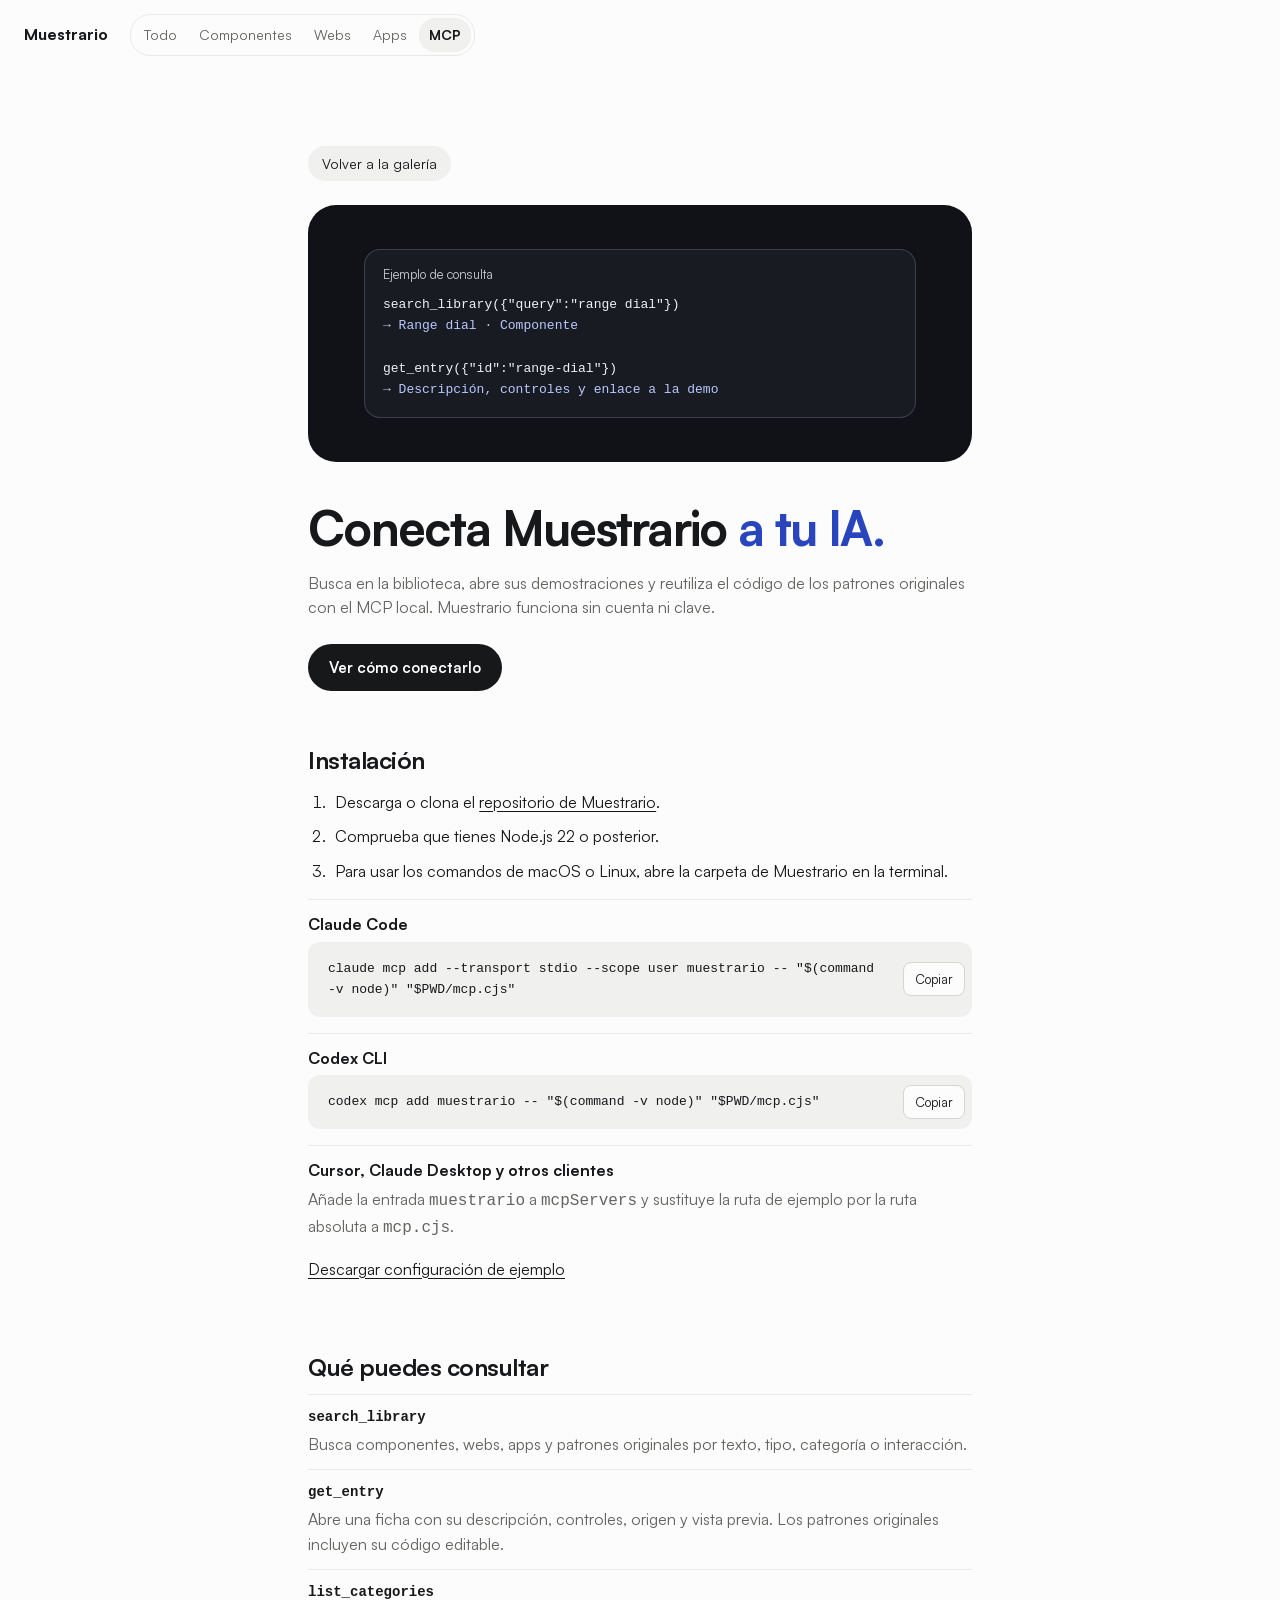
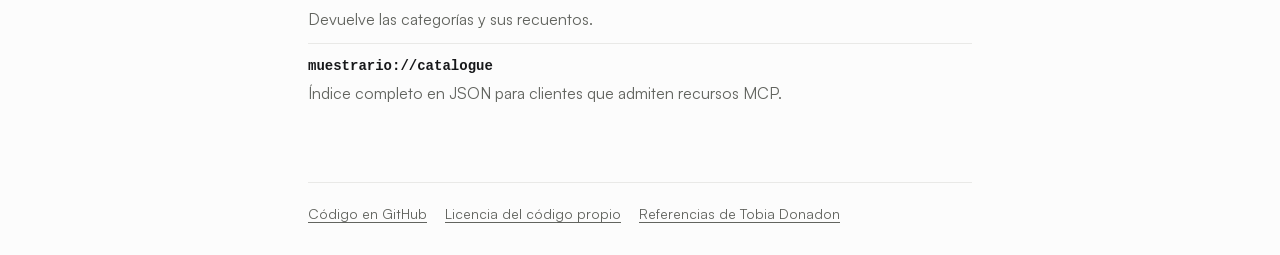
<file: construct/mcp/index.html>
<!doctype html>
<html lang="es">
<head>
  <meta charset="utf-8">
  <meta name="viewport" content="width=device-width, initial-scale=1">
  <meta name="description" content="Conecta el MCP local de Muestrario y consulta las referencias y los patrones originales desde tu IA.">
  <title>MCP · Muestrario</title>
  <style>
    @font-face {
      font-family: Satoshi;
      src: url("../_next/static/media/Satoshi_Variable-s.p.2ta4m073o532p.woff2") format("woff2");
      font-weight: 300 900;
      font-display: swap;
    }

    :root {
      color-scheme: light;
      --paper: #fcfcfc;
      --ink: #17181a;
      --muted: #62645f;
      --line: #e9e9e7;
      --soft: #f0f0ef;
      --accent: #2945bd;
      --terminal: #111217;
      --mono: ui-monospace, SFMono-Regular, Consolas, monospace;
    }

    *, *::before, *::after { box-sizing: border-box; }
    body { margin: 0; background: var(--paper); color: var(--ink); font: 16px/1.55 Satoshi, system-ui, sans-serif; }
    a { color: inherit; text-underline-offset: .19em; }
    button { font: inherit; }
    :focus-visible { outline: 2px solid var(--accent); outline-offset: 3px; }
    ::selection { color: var(--ink); background: #dce5ff; }

    .top { display: flex; flex-wrap: wrap; align-items: center; gap: 12px 22px; padding: 14px 24px; }
    .brand { font-weight: 750; text-decoration: none; }
    .nav { display: flex; flex-wrap: wrap; align-items: center; gap: 2px; border: 1px solid var(--line); border-radius: 20px; padding: 3px; }
    .nav a { padding: 6px 10px; border-radius: 16px; color: var(--muted); font-size: .875rem; text-decoration: none; }
    .nav a:hover { background: var(--soft); color: var(--ink); }
    .nav a[aria-current] { background: var(--soft); color: var(--ink); font-weight: 700; }

    main, footer { width: min(41.5rem, calc(100% - 3rem)); margin-inline: auto; }
    main { padding-block: 76px 64px; }
    .back, .primary { display: inline-flex; width: fit-content; align-items: center; gap: .45em; border-radius: 999px; text-decoration: none; }
    .back { background: var(--soft); padding: 7px 14px; font-size: .875rem; }
    .back:hover { background: #e6e6e4; }
    .terminal { margin: 24px 0 40px; border-radius: 28px; padding: 44px clamp(16px, 6vw, 56px); background: var(--terminal); color: #f1f1f5; }
    .terminal figcaption { border: 1px solid #3e4049; border-bottom: 0; border-radius: 16px 16px 0 0; padding: 14px 18px 9px; background: #191b22; color: #c5c7d0; font-size: .8125rem; }
    pre { max-inline-size: 100%; margin: 0; padding: 12px 16px; overflow: auto; font: .8125rem/1.65 var(--mono); }
    code { font-family: var(--mono); }
    .terminal pre { border: 1px solid #3e4049; border-top: 0; border-radius: 0 0 16px 16px; padding: 0 18px 16px; background: #191b22; white-space: pre-wrap; overflow-wrap: anywhere; }
    .terminal .output { color: #b8c8ff; }
    h1, h2, h3 { line-height: 1.1; text-wrap: balance; }
    h1 { margin: 0; font-size: 3rem; letter-spacing: -.035em; font-weight: 750; }
    h1 span { color: var(--accent); }
    h2 { margin: 0 0 14px; font-size: 1.5rem; letter-spacing: -.02em; }
    h3 { margin: 0 0 8px; font-size: 1rem; }
    p { margin: 0 0 16px; color: var(--muted); }
    .summary { margin: 16px 0 24px; }
    .primary { padding: 12px 21px; background: var(--ink); color: white; font-size: .9375rem; font-weight: 650; }
    .primary:hover { background: #323539; }
    section { margin-top: 56px; }
    .steps { padding-left: 1.4em; }
    .steps li { padding-left: .3em; margin: .6em 0; }
    .command { border-top: 1px solid var(--line); padding: 16px 0; }
    .command__line { display: flex; align-items: center; gap: 8px; padding: 4px; border-radius: 12px; background: var(--soft); }
    .command__line pre { min-width: 0; flex: 1; white-space: pre-wrap; overflow-wrap: anywhere; }
    .copy { margin-right: 3px; padding: 6px 11px; border: 1px solid #d5d5d2; border-radius: 8px; background: var(--paper); color: var(--ink); font-size: .8125rem; cursor: pointer; }
    .copy:hover { background: #fff; border-color: #9d9d98; }
    .status:empty { margin: 0; }
    .status { margin: 8px 0 0; font-size: .875rem; }
    .data { display: grid; gap: 0; margin: 0; }
    .data > div { padding: 12px 0; border-top: 1px solid var(--line); }
    .data dt { font: 600 .875rem/1.5 var(--mono); }
    .data dd { margin: 4px 0 0; color: var(--muted); }
    footer { display: flex; flex-wrap: wrap; gap: 8px 18px; border-top: 1px solid var(--line); padding: 20px 0 32px; color: var(--muted); font-size: .875rem; }

    @media (max-width: 600px) {
      .top { padding-inline: 16px; gap: 8px 14px; }
      main, footer { width: calc(100% - 2rem); }
      main { padding-top: 42px; }
      .terminal { padding-block: 24px; margin-bottom: 29px; border-radius: 21px; }
      h1 { font-size: 2.15rem; }
      section { margin-top: 42px; }
    }
  </style>
</head>
<body>
  <header class="top">
    <a class="brand" href="../">Muestrario</a>
    <nav class="nav" aria-label="Catálogo">
      <a href="../">Todo</a>
      <a href="../?kind=component">Componentes</a>
      <a href="../?kind=website">Webs</a>
      <a href="../?kind=app">Apps</a>
      <a href="./" aria-current="page">MCP</a>
    </nav>
  </header>
  <main>
    <a class="back" href="../">Volver a la galería</a>
    <figure class="terminal">
      <figcaption>Ejemplo de consulta</figcaption>
      <pre><code>search_library({"query":"range dial"})
<span class="output">→ Range dial · Componente</span>

get_entry({"id":"range-dial"})
<span class="output">→ Descripción, controles y enlace a la demo</span></code></pre>
    </figure>
    <h1>Conecta Muestrario <span>a tu IA.</span></h1>
    <p class="summary">Busca en la biblioteca, abre sus demostraciones y reutiliza el código de los patrones originales con el MCP local. Muestrario funciona sin cuenta ni clave.</p>
    <a class="primary" href="#instalacion">Ver cómo conectarlo</a>

    <section id="instalacion" aria-labelledby="setup-title">
      <h2 id="setup-title">Instalación</h2>
      <ol class="steps">
        <li>Descarga o clona el <a href="https://github.com/AnglGG/muestrario">repositorio de Muestrario</a>.</li>
        <li>Comprueba que tienes Node.js 22 o posterior.</li>
        <li>Para usar los comandos de macOS o Linux, abre la carpeta de Muestrario en la terminal.</li>
      </ol>

      <div class="command">
        <h3>Claude Code</h3>
        <div class="command__line">
          <pre><code id="claude-command">claude mcp add --transport stdio --scope user muestrario -- "$(command -v node)" "$PWD/mcp.cjs"</code></pre>
          <button class="copy" type="button" data-copy="claude-command" aria-label="Copiar comando de Claude Code" hidden>Copiar</button>
        </div>
        <p class="status" role="status"></p>
      </div>

      <div class="command">
        <h3>Codex CLI</h3>
        <div class="command__line">
          <pre><code id="codex-command">codex mcp add muestrario -- "$(command -v node)" "$PWD/mcp.cjs"</code></pre>
          <button class="copy" type="button" data-copy="codex-command" aria-label="Copiar comando de Codex CLI" hidden>Copiar</button>
        </div>
        <p class="status" role="status"></p>
      </div>

      <div class="command">
        <h3>Cursor, Claude Desktop y otros clientes</h3>
        <p>Añade la entrada <code>muestrario</code> a <code>mcpServers</code> y sustituye la ruta de ejemplo por la ruta absoluta a <code>mcp.cjs</code>.</p>
        <a href="../../mcp-config.example.json" download>Descargar configuración de ejemplo</a>
      </div>
    </section>

    <section aria-labelledby="data-title">
      <h2 id="data-title">Qué puedes consultar</h2>
      <dl class="data">
        <div><dt>search_library</dt><dd>Busca componentes, webs, apps y patrones originales por texto, tipo, categoría o interacción.</dd></div>
        <div><dt>get_entry</dt><dd>Abre una ficha con su descripción, controles, origen y vista previa. Los patrones originales incluyen su código editable.</dd></div>
        <div><dt>list_categories</dt><dd>Devuelve las categorías y sus recuentos.</dd></div>
        <div><dt>muestrario://catalogue</dt><dd>Índice completo en JSON para clientes que admiten recursos MCP.</dd></div>
      </dl>
    </section>
  </main>

  <footer>
    <a href="https://github.com/AnglGG/muestrario">Código en GitHub</a>
    <a href="../../LICENSE">Licencia del código propio</a>
    <a href="https://www.tobiadonadon.com/projects/construct/design">Referencias de Tobia Donadon</a>
  </footer>
  <script>
    if (navigator.clipboard) {
      for (const button of document.querySelectorAll('[data-copy]')) {
        const code = document.getElementById(button.dataset.copy)
        const status = button.closest('.command').querySelector('[role="status"]')
        button.hidden = false
        button.addEventListener('click', async () => {
          try {
            await navigator.clipboard.writeText(code.textContent)
            status.textContent = 'Comando copiado.'
          } catch {
            status.textContent = 'Selecciona el comando para copiarlo.'
          }
        })
      }
    }
  </script>
</body>
</html>
</file>
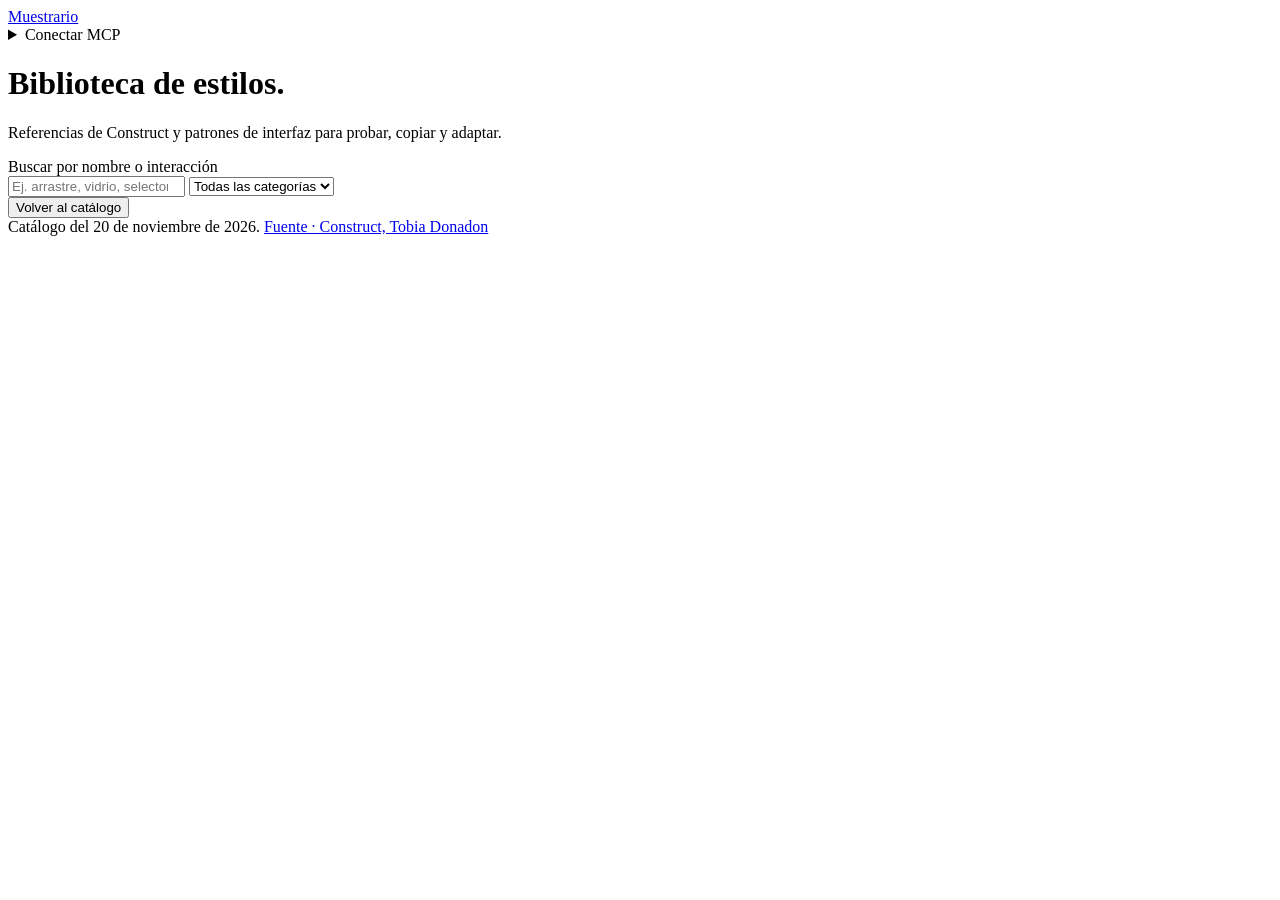
<file: src/gallery.html>
<!doctype html>
<html lang="es">
<head>
  <meta charset="utf-8">
  <meta name="viewport" content="width=device-width, initial-scale=1">
  <meta name="description" content="Referencias de interfaz de Construct y patrones originales consultables por MCP.">
  <title>Muestrario · Biblioteca de estilos</title>
  <style>__STYLES__</style>
</head>
<body>
  <header class="top">
    <div class="wrap top__row">
      <a class="wordmark" href="#catalogo">Muestrario</a>
      <details class="connect" id="mcp">
        <summary>Conectar MCP</summary>
        <div class="connect__content">
          <h2>Biblioteca para la IA</h2>
          <p>El servidor local busca referencias, enlaza sus vistas previas y devuelve el código de los patrones originales. Requiere Node.js 22 o posterior.</p>
          <p class="connect__example">«Busca un patrón de confirmación para archivar notas. Compáralo con dos referencias y adapta el código al proyecto.»</p>
          <a class="plain-link" href="mcp-config.example.json">Ver configuración de ejemplo</a>
          <a class="plain-link" href="construct/mcp/index.html">Guía de conexión</a>
        </div>
      </details>
    </div>
  </header>

  <main class="wrap" id="catalogo">
    <div class="intro">
      <div>
        <h1>Biblioteca de estilos<span>.</span></h1>
        <p>Referencias de Construct y patrones de interfaz para probar, copiar y adaptar.</p>
      </div>
    </div>

    <div class="workspace" id="workspace">
      <section class="browser" aria-label="Buscar en la biblioteca">
        <div class="filters">
          <form id="filters" role="search">
            <label for="query">Buscar por nombre o interacción</label>
            <div class="search-row">
              <input id="query" type="search" maxlength="200" placeholder="Ej. arrastre, vidrio, selector">
              <select id="category" aria-label="Categoría"><option value="">Todas las categorías</option></select>
            </div>
          </form>
          <nav id="types" aria-label="Tipos de ficha"></nav>
        </div>

        <div class="result-header">
          <span id="result-count" role="status"></span>
          <span id="position"></span>
        </div>
        <div class="cards" id="results"></div>
        <div class="pager" hidden id="pager">
          <button type="button" id="previous">Anterior</button>
          <button type="button" id="next">Siguiente</button>
        </div>
      </section>

      <aside class="inspector" id="inspector" aria-label="Ficha seleccionada">
        <button class="back" type="button" id="back">Volver al catálogo</button>
        <div id="detail"></div>
      </aside>
    </div>

    <footer>
      <span>Catálogo del 20 de noviembre de 2026.</span>
      <a href="https://www.tobiadonadon.com/projects/construct/design" target="_blank" rel="noreferrer">Fuente · Construct, Tobia Donadon</a>
    </footer>
  </main>
  <noscript>Activa JavaScript para buscar y probar los patrones.</noscript>
  <script type="application/json" id="snapshot">__SNAPSHOT__</script>
  <script>__APP__</script>
</body>
</html>
</file>
